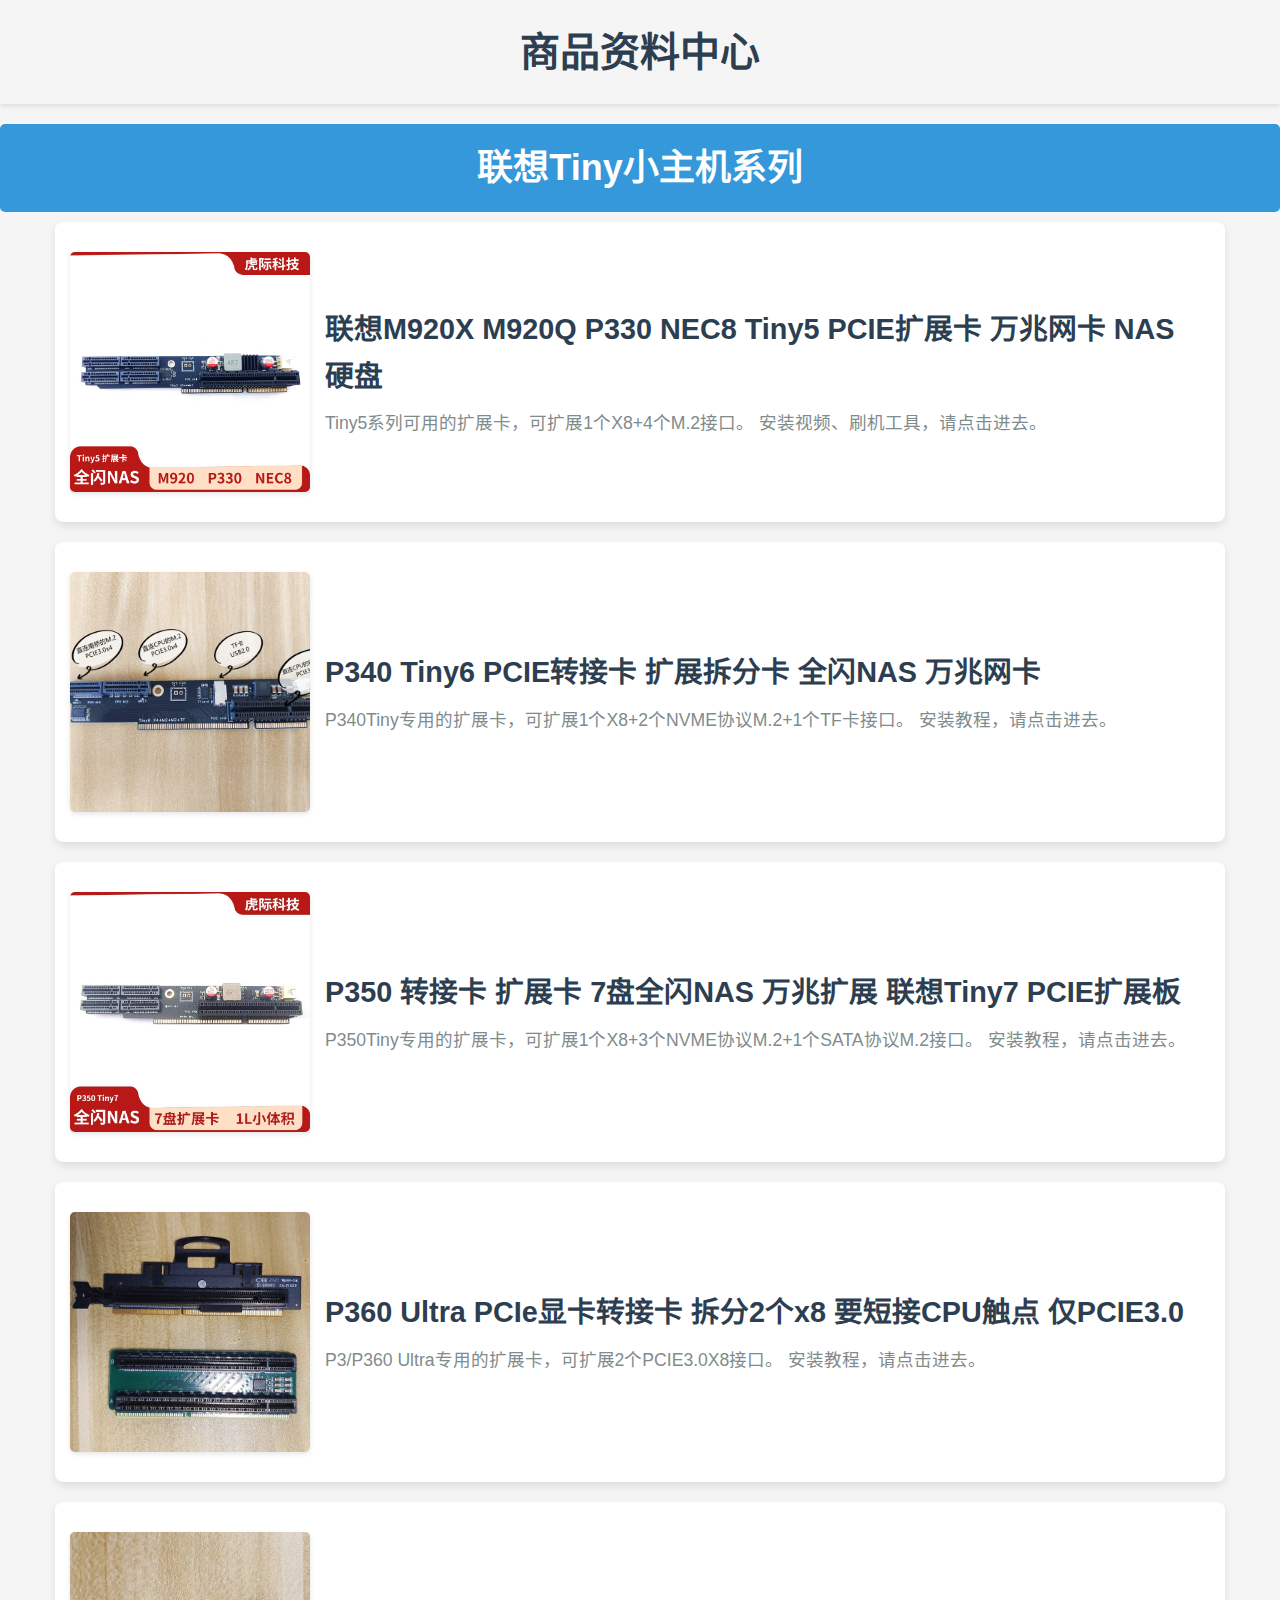
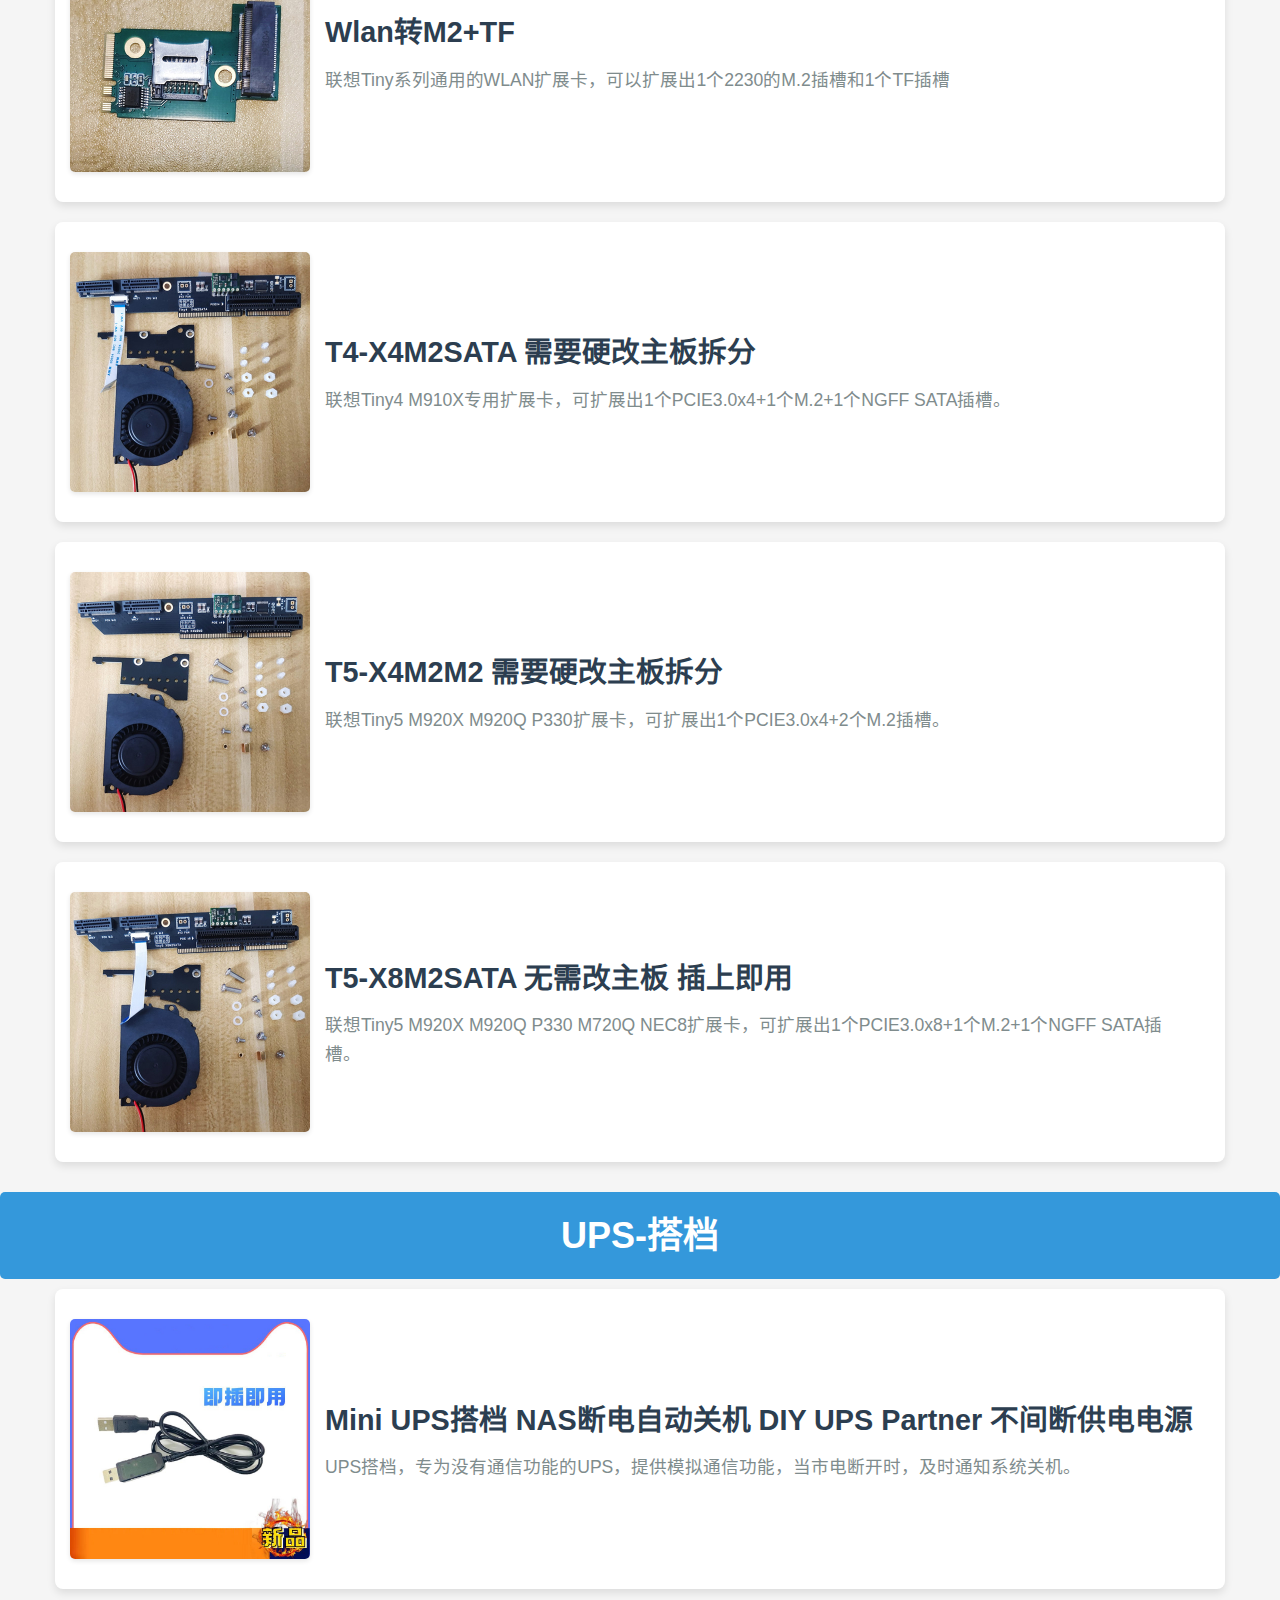
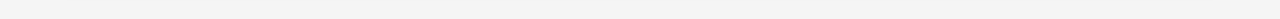
<file: index.html>
<!DOCTYPE html>
<html lang="zh-CN">
<head>
    <meta charset="UTF-8">
    <meta name="viewport" content="width=device-width, initial-scale=1.0">
    <title>商品资料中心</title>
    <style>
        * {
            margin: 0;
            padding: 0;
            box-sizing: border-box;
        }

        body {
            font-family: Arial, sans-serif;
            line-height: 1.6;
            color: #333;
            background-color: #f5f5f5;
        }

        /* 标题样式 */
        .header {
            text-align: center;
            padding: 20px;
            background-color: #f5f5f5;
            margin-bottom: 20px;
            box-shadow: 0 2px 5px rgba(0,0,0,0.1);
        }

        .header h1 {
            font-size: 2.5rem;
            color: #2c3e50;
        }

        /* 分类样式 */
        .category {
            text-align: center;
            padding: 15px;
            background-color: #3498db;
            color: white;
            font-size: 1.5rem;
            margin: 10px 0;
            border-radius: 5px;
        }

        /* 商品容器 */
        .product-container {
            max-width: 1200px;
            margin: 0 auto;
            padding: 0 15px;
        }

        /* 商品列表 */
        .product-list {
            display: flex;
            flex-direction: column;
            gap: 20px;
            margin-bottom: 30px;
        }

        /* 商品项 */
        .product-item {
            background-color: white;
            border-radius: 8px;
            overflow: hidden;
            box-shadow: 0 4px 8px rgba(0,0,0,0.1);
            transition: transform 0.3s ease, box-shadow 0.3s ease;
        }

        .product-item:hover {
            transform: translateY(-5px);
            box-shadow: 0 8px 16px rgba(0,0,0,0.2);
        }

        /* 商品内容区域 */
        .product-content {
            display: flex;
            flex-direction: column;
            padding: 15px;
        }

        /* 移动端：图片和文字垂直排列 */
        @media (min-width: 768px) {
            .product-content {
                flex-direction: row;
            }
        }

        /* 图片区域 */
        .product-image {
            width: 100%;
            display: flex;
            justify-content: center;
            align-items: center;
            padding: 15px;
        }

        /* 移动端：图片区域样式 */
        @media (min-width: 768px) {
            .product-image {
                width: 240px;
                min-width: 240px;
                padding: 15px;
            }
        }

        .product-image img {
            width: 240px;
            height: 240px;
            object-fit: cover;
            border-radius: 5px;
            box-shadow: 0 2px 5px rgba(0,0,0,0.1);
        }

        /* 文字区域 */
        .product-text {
            flex: 1;
            padding: 15px;
            display: flex;
            flex-direction: column;
            justify-content: center;
        }

        /* 商品名称 */
        .product-name {
            font-size: 1.5rem;
            font-weight: bold;
            margin-bottom: 10px;
            color: #2c3e50;
        }

        /* 移动端：商品名称字体大小 */
        @media (min-width: 768px) {
            .product-name {
                font-size: 1.8rem;
            }
        }

        /* 商品简介 */
        .product-description {
            font-size: 1rem;
            color: #7f8c8d;
            line-height: 1.6;
        }

        /* 移动端：商品简介字体大小 */
        @media (min-width: 768px) {
            .product-description {
                font-size: 1.1rem;
            }
        }

        /* 超链接样式 */
        .product-link {
            text-decoration: none;
            color: inherit;
            display: block;
        }

        /* 响应式网格布局 */
        .product-grid {
            display: grid;
            grid-template-columns: repeat(auto-fill, minmax(300px, 1fr));
            gap: 20px;
            margin-top: 20px;
        }

        /* 移动端优化 */
        @media (max-width: 480px) {
            .header h1 {
                font-size: 2rem;
            }
            
            .category {
                font-size: 1.2rem;
            }
            
            .product-name {
                font-size: 1.3rem;
            }
            
            .product-description {
                font-size: 0.9rem;
            }
        }
    </style>
</head>
<body>
    <!-- 页面标题 -->
    <div class="header">
        <h1>商品资料中心</h1>
    </div>

    <!-- 第一个分类 -->
    <div class="category">
        <h2>联想Tiny小主机系列</h2>
    </div>
    
    <div class="product-container">
        <div class="product-list">

            <div class="product-item">
                <a href="tiny/T5-X8-4xM2.html" class="product-link">
                    <div class="product-content">
                        <div class="product-image">
                            <img src="image/T5-X8-4xM2.png" alt="T5-X8-4xM2">
                        </div>
                        <div class="product-text">
                            <h3 class="product-name">联想M920X M920Q P330 NEC8 Tiny5 PCIE扩展卡 万兆网卡 NAS 硬盘</h3>
                            <p class="product-description">Tiny5系列可用的扩展卡，可扩展1个X8+4个M.2接口。 安装视频、刷机工具，请点击进去。</p>
                        </div>
                    </div>
                </a>
            </div>
            
            <div class="product-item">
                <a href="tiny/P340T-X8M2M2TF.html" class="product-link">
                    <div class="product-content">
                        <div class="product-image">
                            <img src="image/P340T-X8M2M2TF.jpg" alt="P340T-X8M2M2TF">
                        </div>
                        <div class="product-text">
                            <h3 class="product-name">P340 Tiny6 PCIE转接卡 扩展拆分卡 全闪NAS 万兆网卡</h3>
                            <p class="product-description">P340Tiny专用的扩展卡，可扩展1个X8+2个NVME协议M.2+1个TF卡接口。 安装教程，请点击进去。</p>
                        </div>
                    </div>
                </a>
            </div>
            
            <div class="product-item">
                <a href="tiny/P350T-X8-4xM2.html" class="product-link">
                    <div class="product-content">
                        <div class="product-image">
                            <img src="image/P350T-X8-4xM2.jpg" alt="P350T-X8-4xM2">
                        </div>
                        <div class="product-text">
                            <h3 class="product-name">P350 转接卡 扩展卡 7盘全闪NAS 万兆扩展 联想Tiny7 PCIE扩展板</h3>
                            <p class="product-description">P350Tiny专用的扩展卡，可扩展1个X8+3个NVME协议M.2+1个SATA协议M.2接口。 安装教程，请点击进去。</p>
                        </div>
                    </div>
                </a>
            </div>
            
            <div class="product-item">
                <a href="tiny/P360U-X8X8.html" class="product-link">
                    <div class="product-content">
                        <div class="product-image">
                            <img src="image/P360U-X8X8.jpg" alt="P360U-X8X8">
                        </div>
                        <div class="product-text">
                            <h3 class="product-name">P360 Ultra PCIe显卡转接卡 拆分2个x8 要短接CPU触点 仅PCIE3.0</h3>
                            <p class="product-description">P3/P360 Ultra专用的扩展卡，可扩展2个PCIE3.0X8接口。 安装教程，请点击进去。</p>
                        </div>
                    </div>
                </a>
            </div>
            
            
			<div class="product-item">
                <a href="tiny/Wlan2M2.html" class="product-link">
                    <div class="product-content">
                        <div class="product-image">
                            <img src="image/Wlan2M2.jpg" alt="Wlan转M2+TF">
                        </div>
                        <div class="product-text">
                            <h3 class="product-name">Wlan转M2+TF</h3>
                            <p class="product-description">联想Tiny系列通用的WLAN扩展卡，可以扩展出1个2230的M.2插槽和1个TF插槽</p>
                        </div>
                    </div>
                </a>
            </div>
			
			<div class="product-item">
                <a href="tiny/T4-X4M2SATA.html" class="product-link">
                    <div class="product-content">
                        <div class="product-image">
                            <img src="image/T4-X4M2SATA.jpg" alt="T4-X4M2SATA">
                        </div>
                        <div class="product-text">
                            <h3 class="product-name">T4-X4M2SATA 需要硬改主板拆分</h3>
                            <p class="product-description">联想Tiny4 M910X专用扩展卡，可扩展出1个PCIE3.0x4+1个M.2+1个NGFF SATA插槽。</p>
                        </div>
                    </div>
                </a>
            </div>
			
			<div class="product-item">
                <a href="tiny/T5-X4M2M2.html" class="product-link">
                    <div class="product-content">
                        <div class="product-image">
                            <img src="image/T5-X4M2M2.jpg" alt="T5-X4M2M2">
                        </div>
                        <div class="product-text">
                            <h3 class="product-name">T5-X4M2M2 需要硬改主板拆分</h3>
                            <p class="product-description">联想Tiny5 M920X M920Q P330扩展卡，可扩展出1个PCIE3.0x4+2个M.2插槽。</p>
                        </div>
                    </div>
                </a>
            </div>
			
			<div class="product-item">
                <a href="tiny/T5-X8M2SATA.html" class="product-link">
                    <div class="product-content">
                        <div class="product-image">
                            <img src="image/T5-X8M2SATA.jpg" alt="T5-X8M2SATA">
                        </div>
                        <div class="product-text">
                            <h3 class="product-name">T5-X8M2SATA 无需改主板 插上即用</h3>
                            <p class="product-description">联想Tiny5 M920X M920Q P330 M720Q NEC8扩展卡，可扩展出1个PCIE3.0x8+1个M.2+1个NGFF SATA插槽。</p>
                        </div>
                    </div>
                </a>
            </div>
            
        </div>
    </div>

    <!-- 第二个分类 -->
    <div class="category">
        <h2>UPS-搭档</h2>
    </div>
    
    <div class="product-container">
        <div class="product-list">
        
            <div class="product-item">
                <a href="ups-partner/ups-partner.html" class="product-link">
                    <div class="product-content">
                        <div class="product-image">
                            <img src="image/ups-partner.jpg" alt="ups-partner">
                        </div>
                        <div class="product-text">
                            <h3 class="product-name">Mini UPS搭档 NAS断电自动关机 DIY UPS Partner 不间断供电电源</h3>
                            <p class="product-description">UPS搭档，专为没有通信功能的UPS，提供模拟通信功能，当市电断开时，及时通知系统关机。</p>
                        </div>
                    </div>
                </a>
            </div>
            
            
        </div>
    </div>




    
    
</body>
</html>
</file>
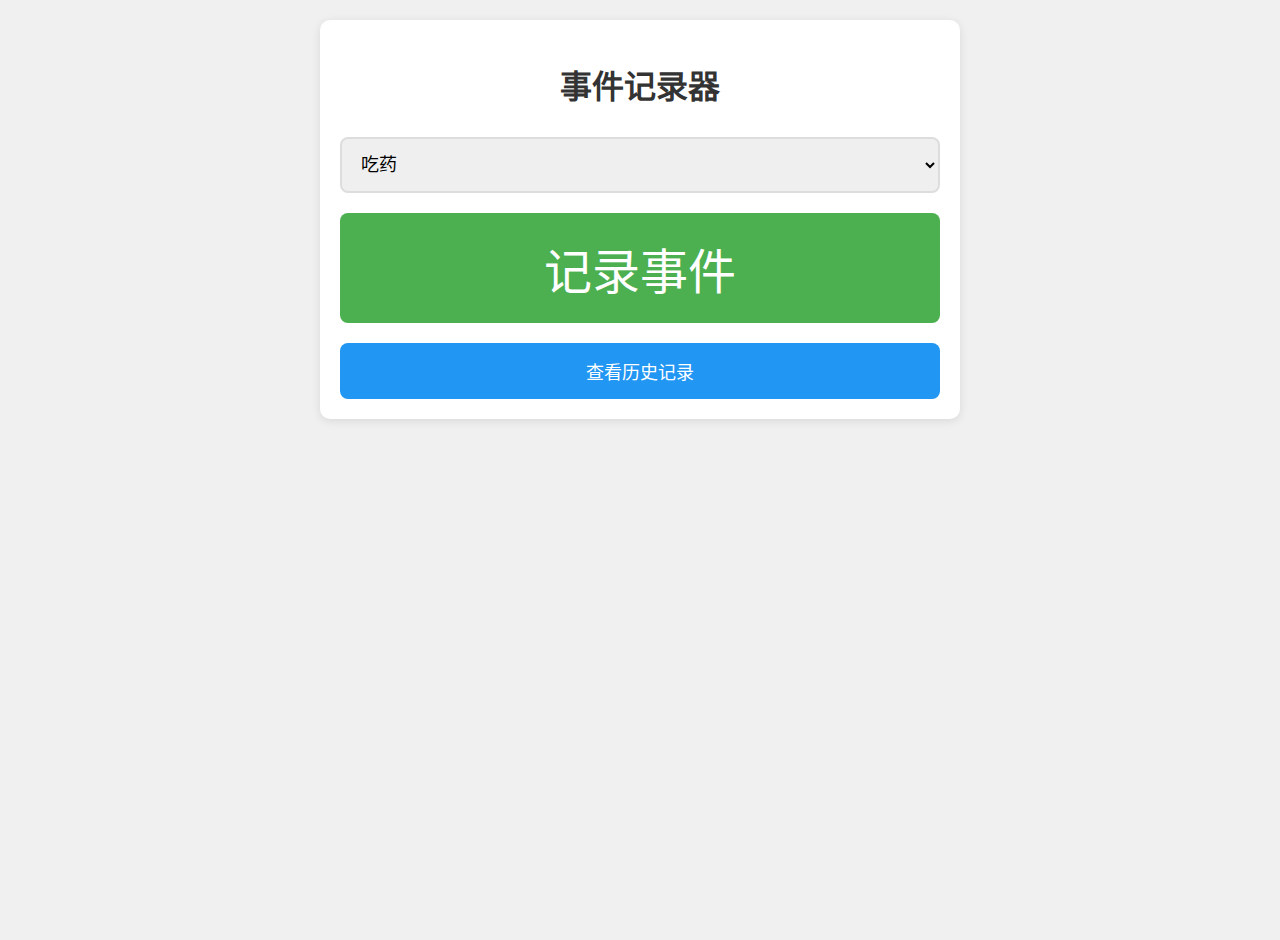
<file: m/event_logger.html>
<!DOCTYPE html>
<html lang="zh-CN">
<head>
    <meta charset="UTF-8">
    <meta name="viewport" content="width=device-width, initial-scale=1.0">
    <title>事件记录器</title>
    <style>
        body {
            font-family: Arial, sans-serif;
            margin: 0;
            padding: 20px;
            background-color: #f0f0f0;
            min-height: 100vh;
        }
        
        .container {
            max-width: 600px;
            margin: 0 auto;
            background-color: white;
            border-radius: 10px;
            padding: 20px;
            box-shadow: 0 2px 10px rgba(0,0,0,0.1);
        }
        
        h1 {
            text-align: center;
            color: #333;
            margin-bottom: 30px;
        }
        
        .event-selector {
            width: 100%;
            padding: 15px;
            font-size: 18px;
            border: 2px solid #ddd;
            border-radius: 8px;
            margin-bottom: 20px;
            box-sizing: border-box;
        }
        
        .record-btn {
            width: 100%;
            padding: 20px;
            font-size: 48px;
            background-color: #4CAF50;
            color: white;
            border: none;
            border-radius: 8px;
            cursor: pointer;
            margin-bottom: 20px;
        }
        
        .record-btn:hover {
            background-color: #45a049;
        }
        
        .view-btn {
            width: 100%;
            padding: 15px;
            font-size: 18px;
            background-color: #2196F3;
            color: white;
            border: none;
            border-radius: 8px;
            cursor: pointer;
        }
        
        .view-btn:hover {
            background-color: #1976D2;
        }
        
        .history-container {
            margin-top: 30px;
            display: none;
        }
        
        .history-title {
            text-align: center;
            color: #333;
            margin-bottom: 15px;
        }
        
        .history-list {
            max-height: 400px;
            overflow-y: auto;
        }
        
        .history-item {
            padding: 10px;
            border-bottom: 1px solid #eee;
            display: flex;
            justify-content: space-between;
        }
        
        .history-item:last-child {
            border-bottom: none;
        }
        
        .event-name {
            font-weight: bold;
            color: #333;
        }
        
        .event-time {
            color: #666;
            font-size: 14px;
        }
        
        .clear-btn {
            width: 100%;
            padding: 10px;
            font-size: 16px;
            background-color: #f44336;
            color: white;
            border: none;
            border-radius: 8px;
            cursor: pointer;
            margin-top: 15px;
        }
        
        .clear-btn:hover {
            background-color: #d32f2f;
        }
    </style>
</head>
<body>
    <div class="container">
        <h1>事件记录器</h1>
        
        <select id="eventSelector" class="event-selector">
            <option value="吃药">吃药</option>
            <option value="休息">休息</option>
            <option value="运动">运动</option>
            <option value="学习">学习</option>
            <option value="娱乐">娱乐</option>
        </select>
        
        <button id="recordBtn" class="record-btn">记录事件</button>
        
        <button id="viewBtn" class="view-btn">查看历史记录</button>
        
        <div id="historyContainer" class="history-container">
            <h2 class="history-title">历史记录</h2>
            <div id="historyList" class="history-list"></div>
            <button id="clearBtn" class="clear-btn">清空所有记录</button>
        </div>
    </div>

    <script>
        // 页面加载完成后初始化
        document.addEventListener('DOMContentLoaded', function() {
            const recordBtn = document.getElementById('recordBtn');
            const viewBtn = document.getElementById('viewBtn');
            const eventSelector = document.getElementById('eventSelector');
            const historyContainer = document.getElementById('historyContainer');
            const historyList = document.getElementById('historyList');
            const clearBtn = document.getElementById('clearBtn');
            
            // 记录事件功能
            recordBtn.addEventListener('click', function() {
                const selectedEvent = eventSelector.value;
                const currentTime = new Date().toLocaleString('zh-CN');
                
                // 获取现有记录
                let records = JSON.parse(localStorage.getItem('eventRecords')) || [];
                
                // 添加新记录
                records.push({
                    event: selectedEvent,
                    time: currentTime
                });
                
                // 保存到localStorage
                localStorage.setItem('eventRecords', JSON.stringify(records));
                
                alert(`已记录：${selectedEvent} - ${currentTime}`);
            });
            
            // 查看历史记录功能
            viewBtn.addEventListener('click', function() {
                historyContainer.style.display = 'block';
                loadHistory();
            });
            
            // 清空记录功能
            clearBtn.addEventListener('click', function() {
                if(confirm('确定要清空所有记录吗？')) {
                    localStorage.removeItem('eventRecords');
                    historyList.innerHTML = '';
                    historyContainer.style.display = 'none';
                }
            });
            
            // 加载历史记录
            function loadHistory() {
                const records = JSON.parse(localStorage.getItem('eventRecords')) || [];
                historyList.innerHTML = '';
                
                if(records.length === 0) {
                    historyList.innerHTML = '<p style="text-align: center; color: #666;">暂无记录</p>';
                    return;
                }
                
                // 反向显示，最新的在前面
                records.reverse().forEach(record => {
                    const item = document.createElement('div');
                    item.className = 'history-item';
                    item.innerHTML = `
                        <span class="event-name">${record.event}</span>
                        <span class="event-time">${record.time}</span>
                    `;
                    historyList.appendChild(item);
                });
            }
        });
    </script>
</body>
</html>
</file>
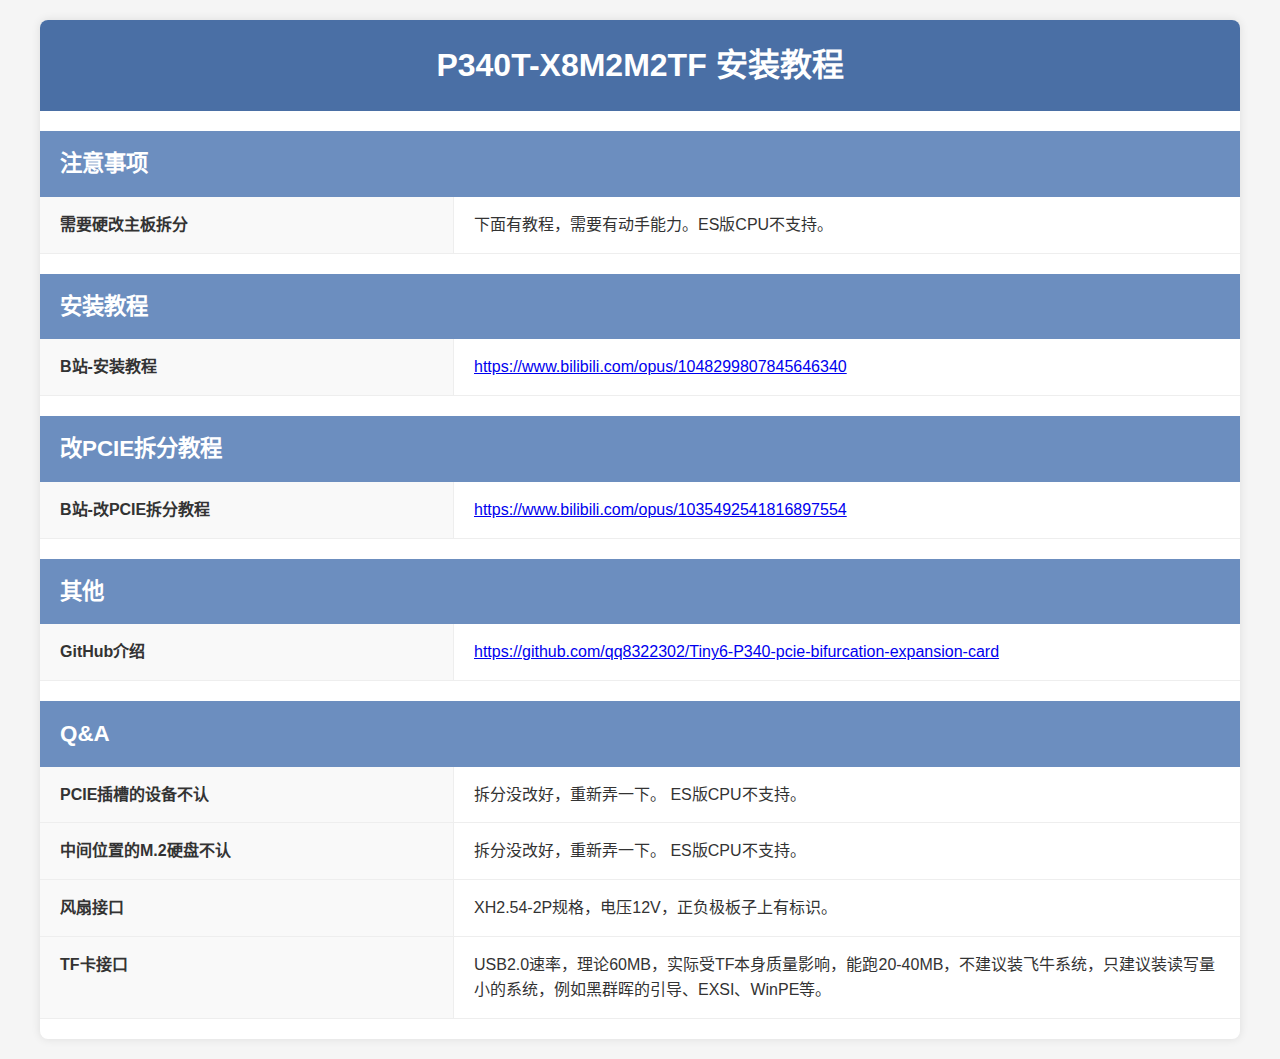
<file: tiny/P340T-X8M2M2TF.html>
<!DOCTYPE html>
<html lang="zh-CN">
<head>
    <meta charset="UTF-8">
    <meta name="viewport" content="width=device-width, initial-scale=1.0">
    <title>P340T-X8M2M2TF</title>
    <link rel="stylesheet" href="../styles.css" />
</head>
<body>
    <div class="container">
        <div class="header">
            <h1>P340T-X8M2M2TF 安装教程</h1>
        </div>

		<div class="category">
            <div class="category-title">注意事项</div>
            
            <div class="content-row">
                <div class="name-column">需要硬改主板拆分</div>
                <div class="description-column">下面有教程，需要有动手能力。ES版CPU不支持。</div>
            </div>
            
        </div>

        <div class="category">
            <div class="category-title">安装教程</div>
            
            <div class="content-row">
                <div class="name-column">B站-安装教程</div>
                <div class="description-column"><a target="_blank" href="https://www.bilibili.com/opus/1048299807845646340">https://www.bilibili.com/opus/1048299807845646340</a></div>
            </div>
            
            
        </div>
        
        <div class="category">
            <div class="category-title">改PCIE拆分教程</div>
            
            <div class="content-row">
                <div class="name-column">B站-改PCIE拆分教程</div>
                <div class="description-column"><a target="_blank" href="https://www.bilibili.com/opus/1035492541816897554">https://www.bilibili.com/opus/1035492541816897554</a></div>
            </div>
            
            
        </div>

        <div class="category">
            <div class="category-title">其他</div>
            
            <div class="content-row">
                <div class="name-column">GitHub介绍</div>
                <div class="description-column"><a target="_blank" href="https://github.com/qq8322302/Tiny6-P340-pcie-bifurcation-expansion-card">https://github.com/qq8322302/Tiny6-P340-pcie-bifurcation-expansion-card</a></div>
            </div>
            
        </div>
		
		
		<div class="category">
            <div class="category-title">Q&A</div>
            
			<div class="content-row">
                <div class="name-column">PCIE插槽的设备不认</div>
                <div class="description-column">拆分没改好，重新弄一下。 ES版CPU不支持。</div>
            </div>
			
			<div class="content-row">
                <div class="name-column">中间位置的M.2硬盘不认</div>
                <div class="description-column">拆分没改好，重新弄一下。 ES版CPU不支持。</div>
            </div>
			
			<div class="content-row">
                <div class="name-column">风扇接口</div>
                <div class="description-column">XH2.54-2P规格，电压12V，正负极板子上有标识。</div>
            </div>
			
			<div class="content-row">
                <div class="name-column">TF卡接口</div>
                <div class="description-column">USB2.0速率，理论60MB，实际受TF本身质量影响，能跑20-40MB，不建议装飞牛系统，只建议装读写量小的系统，例如黑群晖的引导、EXSI、WinPE等。</div>
            </div>
            
        </div>
		
		
        
    </div>
</body>
</html>
</file>
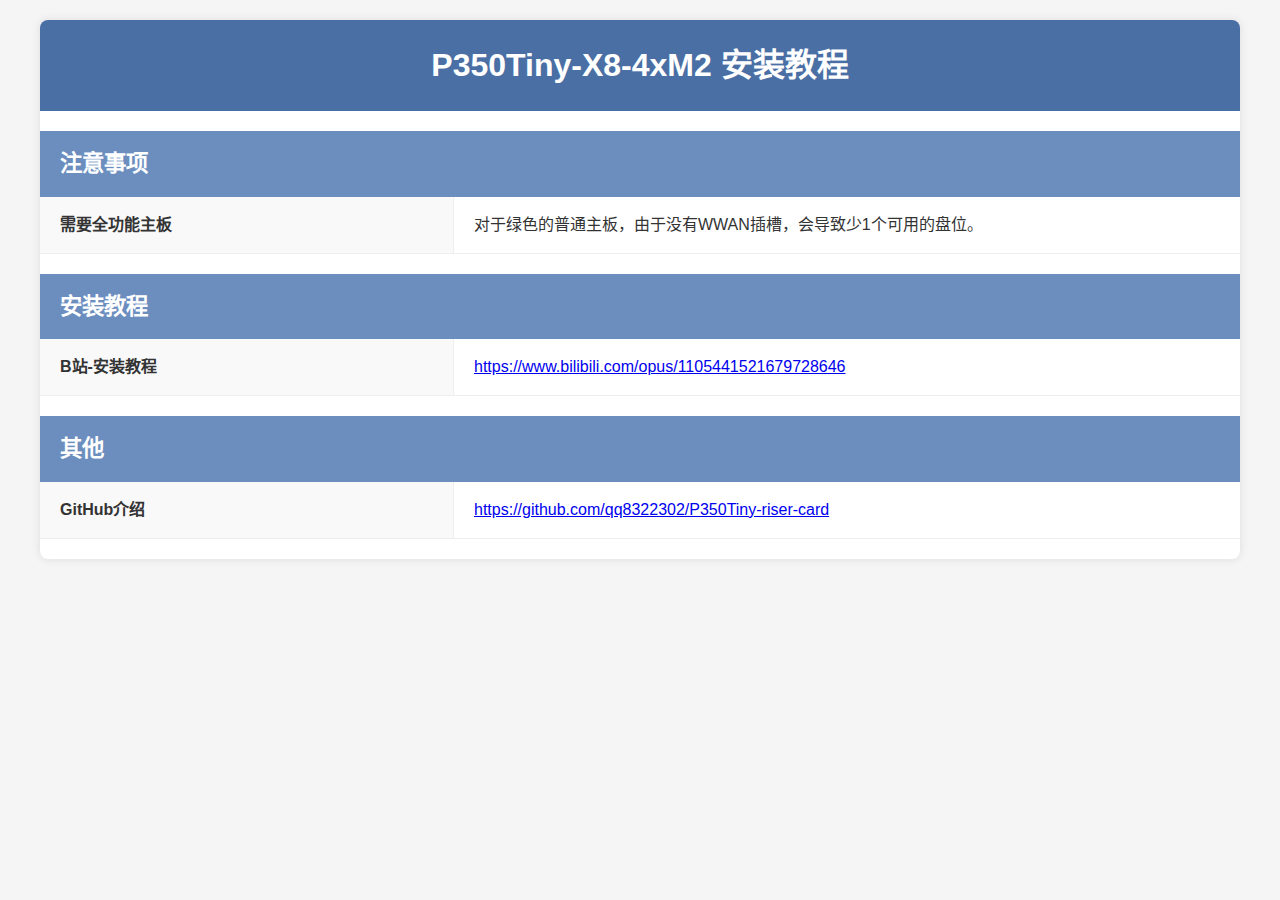
<file: tiny/P350T-X8-4xM2.html>
<!DOCTYPE html>
<html lang="zh-CN">
<head>
    <meta charset="UTF-8">
    <meta name="viewport" content="width=device-width, initial-scale=1.0">
    <title>P350T-X8-4xM2</title>
    <link rel="stylesheet" href="../styles.css" />
</head>
<body>
    <div class="container">
        <div class="header">
            <h1>P350Tiny-X8-4xM2 安装教程</h1>
        </div>

		<div class="category">
            <div class="category-title">注意事项</div>
            
            <div class="content-row">
                <div class="name-column">需要全功能主板</div>
                <div class="description-column">对于绿色的普通主板，由于没有WWAN插槽，会导致少1个可用的盘位。</div>
            </div>
            
        </div>
		
        <div class="category">
            <div class="category-title">安装教程</div>
            
            <div class="content-row">
                <div class="name-column">B站-安装教程</div>
                <div class="description-column"><a target="_blank" href="https://www.bilibili.com/opus/1105441521679728646">https://www.bilibili.com/opus/1105441521679728646</a></div>
            </div>
            
            
        </div>

        <div class="category">
            <div class="category-title">其他</div>
            
            <div class="content-row">
                <div class="name-column">GitHub介绍</div>
                <div class="description-column"><a target="_blank" href="https://github.com/qq8322302/P350Tiny-riser-card">https://github.com/qq8322302/P350Tiny-riser-card</a></div>
            </div>
            
        </div>
        
    </div>
</body>
</html>
</file>
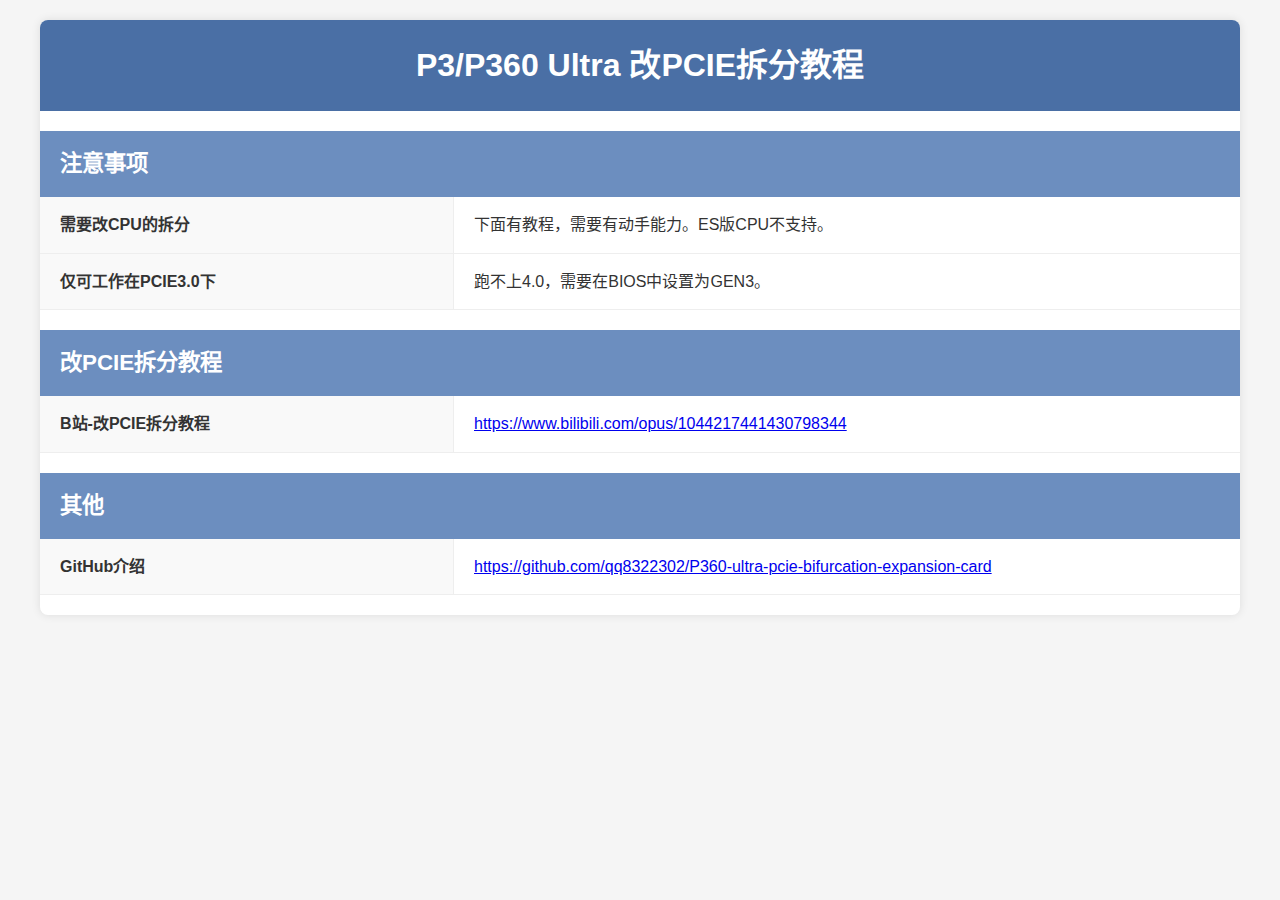
<file: tiny/P360U-X8X8.html>
<!DOCTYPE html>
<html lang="zh-CN">
<head>
    <meta charset="UTF-8">
    <meta name="viewport" content="width=device-width, initial-scale=1.0">
    <title>P360U-X8X8</title>
    <link rel="stylesheet" href="../styles.css" />
</head>
<body>
    <div class="container">
        <div class="header">
            <h1>P3/P360 Ultra 改PCIE拆分教程</h1>
        </div>

		<div class="category">
            <div class="category-title">注意事项</div>
            
            <div class="content-row">
                <div class="name-column">需要改CPU的拆分</div>
                <div class="description-column">下面有教程，需要有动手能力。ES版CPU不支持。</div>
            </div>
            
			<div class="content-row">
                <div class="name-column">仅可工作在PCIE3.0下</div>
                <div class="description-column">跑不上4.0，需要在BIOS中设置为GEN3。</div>
            </div>
			
        </div>
		
        <div class="category">
            <div class="category-title">改PCIE拆分教程</div>
            <div class="content-row">
                <div class="name-column">B站-改PCIE拆分教程</div>
                <div class="description-column"><a target="_blank" href="https://www.bilibili.com/opus/1044217441430798344">https://www.bilibili.com/opus/1044217441430798344</a></div>
            </div>
            
        </div>

        <div class="category">
            <div class="category-title">其他</div>
            
            <div class="content-row">
                <div class="name-column">GitHub介绍</div>
                <div class="description-column"><a target="_blank" href="https://github.com/qq8322302/P360-ultra-pcie-bifurcation-expansion-card">https://github.com/qq8322302/P360-ultra-pcie-bifurcation-expansion-card</a></div>
            </div>
            
        </div>
        
    </div>
</body>
</html>
</file>
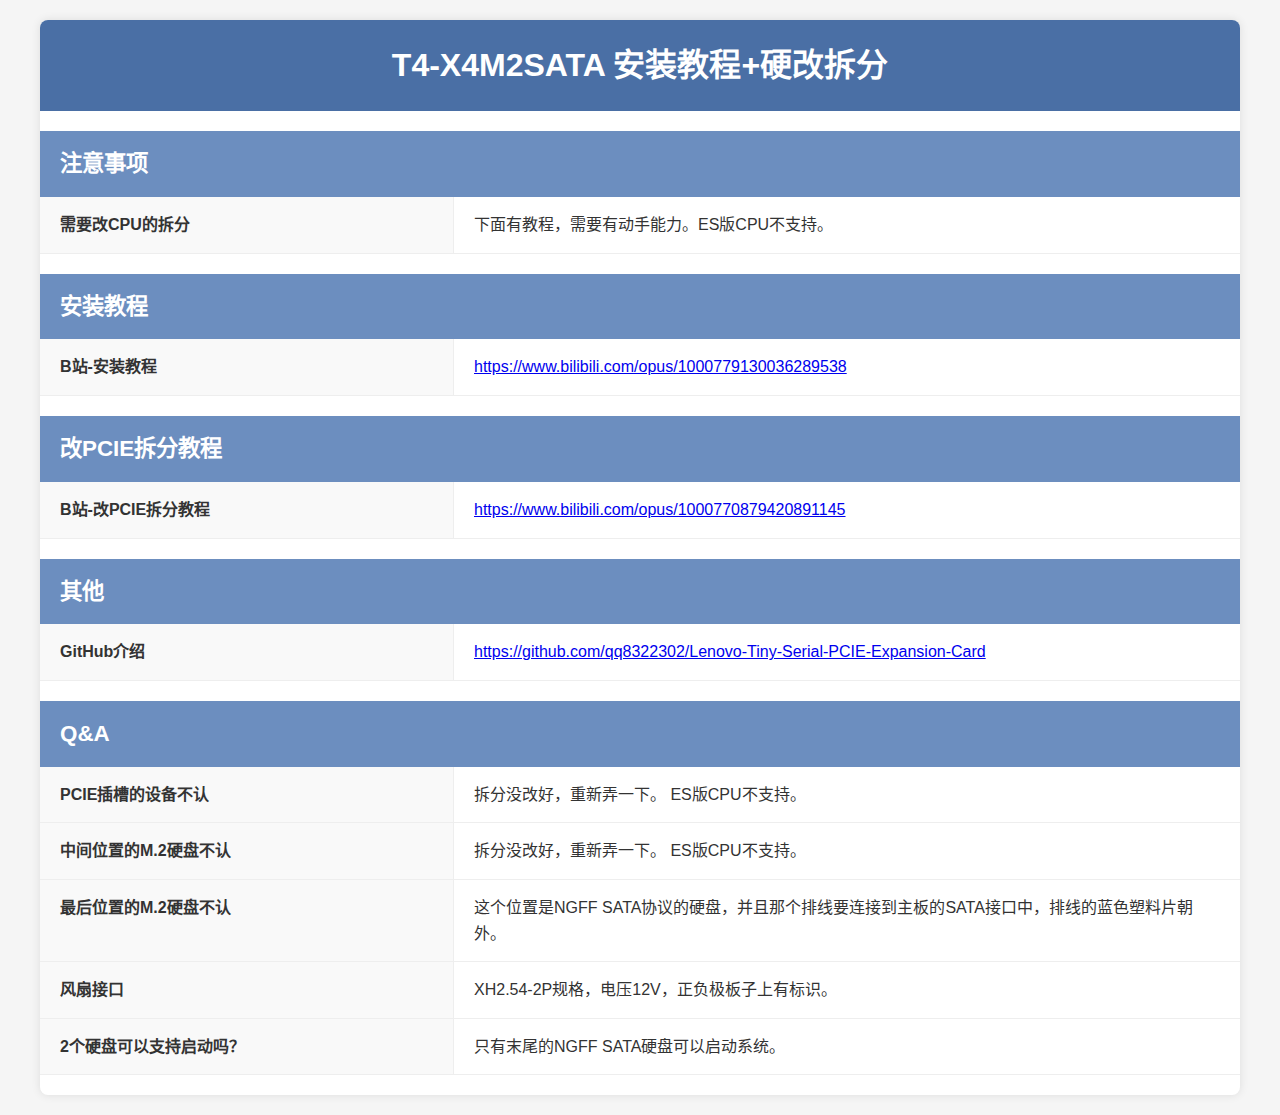
<file: tiny/T4-X4M2SATA.html>
<!DOCTYPE html>
<html lang="zh-CN">
<head>
    <meta charset="UTF-8">
    <meta name="viewport" content="width=device-width, initial-scale=1.0">
    <title>T4-X4M2SATA</title>
	<link rel="stylesheet" href="../styles.css" />
</head>
<body>
    <div class="container">
        <div class="header">
            <h1>T4-X4M2SATA 安装教程+硬改拆分</h1>
        </div>

        <div class="category">
            <div class="category-title">注意事项</div>
            
            <div class="content-row">
                <div class="name-column">需要改CPU的拆分</div>
                <div class="description-column">下面有教程，需要有动手能力。ES版CPU不支持。</div>
            </div>
            
        </div>
        
        <div class="category">
            <div class="category-title">安装教程</div>
            
            <div class="content-row">
                <div class="name-column">B站-安装教程</div>
                <div class="description-column"><a target="_blank" href="https://www.bilibili.com/opus/1000779130036289538">https://www.bilibili.com/opus/1000779130036289538</a></div>
            </div>
            
        </div>

		<div class="category">
            <div class="category-title">改PCIE拆分教程</div>
            <div class="content-row">
                <div class="name-column">B站-改PCIE拆分教程</div>
                <div class="description-column"><a target="_blank" href="https://www.bilibili.com/opus/1000770879420891145">https://www.bilibili.com/opus/1000770879420891145</a></div>
            </div>
            
        </div>

        <div class="category">
            <div class="category-title">其他</div>
            
            <div class="content-row">
                <div class="name-column">GitHub介绍</div>
                <div class="description-column"><a target="_blank" href="https://github.com/qq8322302/Lenovo-Tiny-Serial-PCIE-Expansion-Card">https://github.com/qq8322302/Lenovo-Tiny-Serial-PCIE-Expansion-Card</a></div>
            </div>
            
        </div>
		
		<div class="category">
            <div class="category-title">Q&A</div>
            
			<div class="content-row">
                <div class="name-column">PCIE插槽的设备不认</div>
                <div class="description-column">拆分没改好，重新弄一下。 ES版CPU不支持。</div>
            </div>
			
			<div class="content-row">
                <div class="name-column">中间位置的M.2硬盘不认</div>
                <div class="description-column">拆分没改好，重新弄一下。 ES版CPU不支持。</div>
            </div>
			
			<div class="content-row">
                <div class="name-column">最后位置的M.2硬盘不认</div>
                <div class="description-column">这个位置是NGFF SATA协议的硬盘，并且那个排线要连接到主板的SATA接口中，排线的蓝色塑料片朝外。</div>
            </div>
			
			<div class="content-row">
                <div class="name-column">风扇接口</div>
                <div class="description-column">XH2.54-2P规格，电压12V，正负极板子上有标识。</div>
            </div>
			
			<div class="content-row">
                <div class="name-column">2个硬盘可以支持启动吗？</div>
                <div class="description-column">只有末尾的NGFF SATA硬盘可以启动系统。</div>
            </div>
            
        </div>
        
    </div>
</body>
</html>
</file>
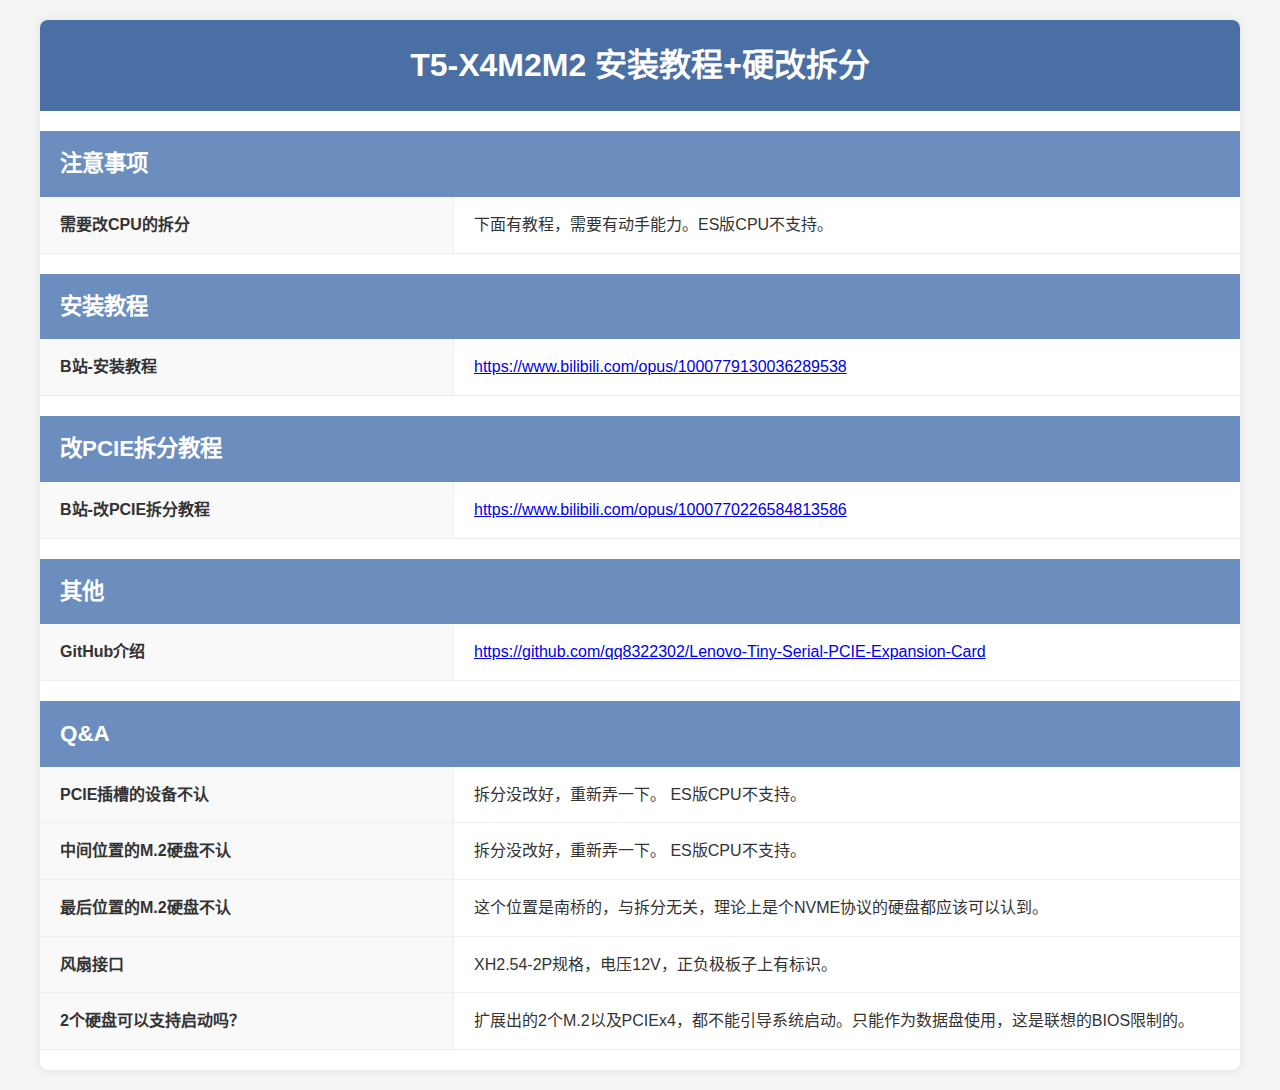
<file: tiny/T5-X4M2M2.html>
<!DOCTYPE html>
<html lang="zh-CN">
<head>
    <meta charset="UTF-8">
    <meta name="viewport" content="width=device-width, initial-scale=1.0">
    <title>T5-X4M2M2</title>
	<link rel="stylesheet" href="../styles.css" />
</head>
<body>
    <div class="container">
        <div class="header">
            <h1>T5-X4M2M2 安装教程+硬改拆分</h1>
        </div>

        <div class="category">
            <div class="category-title">注意事项</div>
            
            <div class="content-row">
                <div class="name-column">需要改CPU的拆分</div>
                <div class="description-column">下面有教程，需要有动手能力。ES版CPU不支持。</div>
            </div>
            
        </div>
        
        <div class="category">
            <div class="category-title">安装教程</div>
            
            <div class="content-row">
                <div class="name-column">B站-安装教程</div>
                <div class="description-column"><a target="_blank" href="https://www.bilibili.com/opus/1000779130036289538">https://www.bilibili.com/opus/1000779130036289538</a></div>
            </div>
            
        </div>

		<div class="category">
            <div class="category-title">改PCIE拆分教程</div>
            <div class="content-row">
                <div class="name-column">B站-改PCIE拆分教程</div>
                <div class="description-column"><a target="_blank" href="https://www.bilibili.com/opus/1000770226584813586">https://www.bilibili.com/opus/1000770226584813586</a></div>
            </div>
            
        </div>

        <div class="category">
            <div class="category-title">其他</div>
            
            <div class="content-row">
                <div class="name-column">GitHub介绍</div>
                <div class="description-column"><a target="_blank" href="https://github.com/qq8322302/Lenovo-Tiny-Serial-PCIE-Expansion-Card">https://github.com/qq8322302/Lenovo-Tiny-Serial-PCIE-Expansion-Card</a></div>
            </div>
            
        </div>
		
		<div class="category">
            <div class="category-title">Q&A</div>
            
			<div class="content-row">
                <div class="name-column">PCIE插槽的设备不认</div>
                <div class="description-column">拆分没改好，重新弄一下。 ES版CPU不支持。</div>
            </div>
			
			<div class="content-row">
                <div class="name-column">中间位置的M.2硬盘不认</div>
                <div class="description-column">拆分没改好，重新弄一下。 ES版CPU不支持。</div>
            </div>
			
			<div class="content-row">
                <div class="name-column">最后位置的M.2硬盘不认</div>
                <div class="description-column">这个位置是南桥的，与拆分无关，理论上是个NVME协议的硬盘都应该可以认到。</div>
            </div>
			
			<div class="content-row">
                <div class="name-column">风扇接口</div>
                <div class="description-column">XH2.54-2P规格，电压12V，正负极板子上有标识。</div>
            </div>
			
			<div class="content-row">
                <div class="name-column">2个硬盘可以支持启动吗？</div>
                <div class="description-column">扩展出的2个M.2以及PCIEx4，都不能引导系统启动。只能作为数据盘使用，这是联想的BIOS限制的。</div>
            </div>
            
        </div>
        
    </div>
</body>
</html>
</file>
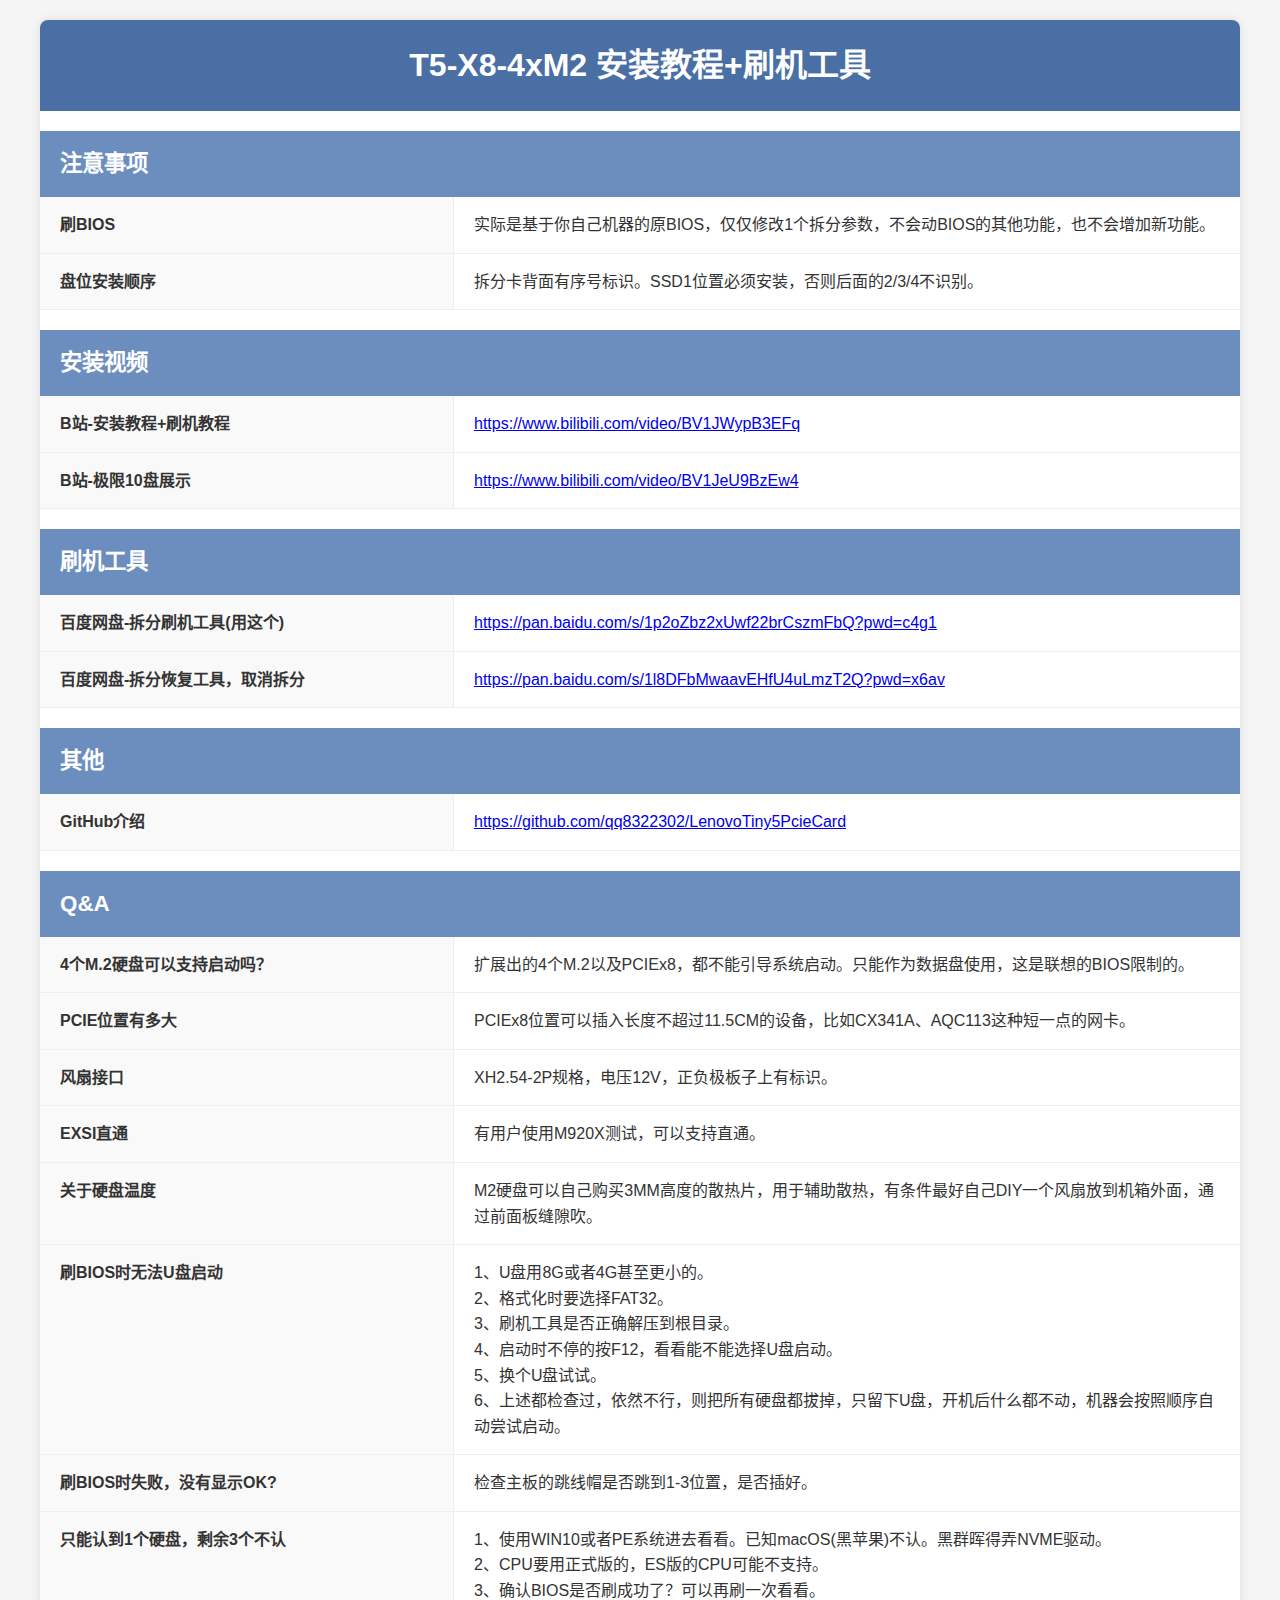
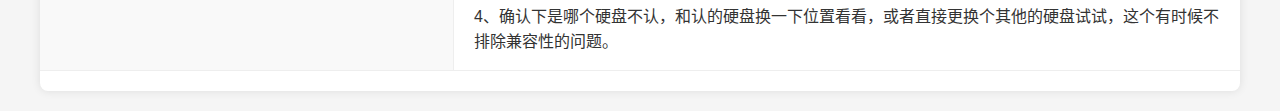
<file: tiny/T5-X8-4xM2.html>
<!DOCTYPE html>
<html lang="zh-CN">
<head>
    <meta charset="UTF-8">
    <meta name="viewport" content="width=device-width, initial-scale=1.0">
    <title>T5-X8-4xM2</title>
	<link rel="stylesheet" href="../styles.css" />
</head>
<body>
    <div class="container">
        <div class="header">
            <h1>T5-X8-4xM2 安装教程+刷机工具</h1>
        </div>

        <div class="category">
            <div class="category-title">注意事项</div>
            
            <div class="content-row">
                <div class="name-column">刷BIOS</div>
                <div class="description-column">实际是基于你自己机器的原BIOS，仅仅修改1个拆分参数，不会动BIOS的其他功能，也不会增加新功能。</div>
            </div>
            
            <div class="content-row">
                <div class="name-column">盘位安装顺序</div>
                <div class="description-column">拆分卡背面有序号标识。SSD1位置必须安装，否则后面的2/3/4不识别。</div>
            </div>
            
        </div>
        
        <div class="category">
            <div class="category-title">安装视频</div>
            
            <div class="content-row">
                <div class="name-column">B站-安装教程+刷机教程</div>
                <div class="description-column"><a target="_blank" href="https://www.bilibili.com/video/BV1JWypB3EFq">https://www.bilibili.com/video/BV1JWypB3EFq</a></div>
            </div>
            
            <div class="content-row">
                <div class="name-column">B站-极限10盘展示</div>
                <div class="description-column"><a target="_blank" href="https://www.bilibili.com/video/BV1JeU9BzEw4">https://www.bilibili.com/video/BV1JeU9BzEw4</a></div>
            </div>
            
        </div>

        <div class="category">
            <div class="category-title">刷机工具</div>
            
            <div class="content-row">
                <div class="name-column">百度网盘-拆分刷机工具(用这个)</div>
                <div class="description-column"><a target="_blank" href="https://pan.baidu.com/s/1p2oZbz2xUwf22brCszmFbQ?pwd=c4g1">https://pan.baidu.com/s/1p2oZbz2xUwf22brCszmFbQ?pwd=c4g1</a></div>
            </div>
            
            <div class="content-row">
                <div class="name-column">百度网盘-拆分恢复工具，取消拆分</div>
                <div class="description-column"><a target="_blank" href="https://pan.baidu.com/s/1l8DFbMwaavEHfU4uLmzT2Q?pwd=x6av">https://pan.baidu.com/s/1l8DFbMwaavEHfU4uLmzT2Q?pwd=x6av</a></div>
            </div>
            
        </div>

        <div class="category">
            <div class="category-title">其他</div>
            
            <div class="content-row">
                <div class="name-column">GitHub介绍</div>
                <div class="description-column"><a target="_blank" href="https://github.com/qq8322302/LenovoTiny5PcieCard">https://github.com/qq8322302/LenovoTiny5PcieCard</a></div>
            </div>
            
        </div>
		
		
		<div class="category">
            <div class="category-title">Q&A</div>
            
			<div class="content-row">
                <div class="name-column">4个M.2硬盘可以支持启动吗？</div>
                <div class="description-column">扩展出的4个M.2以及PCIEx8，都不能引导系统启动。只能作为数据盘使用，这是联想的BIOS限制的。</div>
            </div>
			
			<div class="content-row">
                <div class="name-column">PCIE位置有多大</div>
                <div class="description-column">PCIEx8位置可以插入长度不超过11.5CM的设备，比如CX341A、AQC113这种短一点的网卡。</div>
            </div>
			
			<div class="content-row">
                <div class="name-column">风扇接口</div>
                <div class="description-column">XH2.54-2P规格，电压12V，正负极板子上有标识。</div>
            </div>
			
            <div class="content-row">
                <div class="name-column">EXSI直通</div>
                <div class="description-column">有用户使用M920X测试，可以支持直通。</div>
            </div>
            
            <div class="content-row">
                <div class="name-column">关于硬盘温度</div>
                <div class="description-column">M2硬盘可以自己购买3MM高度的散热片，用于辅助散热，有条件最好自己DIY一个风扇放到机箱外面，通过前面板缝隙吹。</div>
            </div>
			
			<div class="content-row">
                <div class="name-column">刷BIOS时无法U盘启动</div>
                <div class="description-column">
					<p>1、U盘用8G或者4G甚至更小的。</p>
					<p>2、格式化时要选择FAT32。</p>
					<p>3、刷机工具是否正确解压到根目录。</p>
					<p>4、启动时不停的按F12，看看能不能选择U盘启动。</p>
					<p>5、换个U盘试试。</p>
					<p>6、上述都检查过，依然不行，则把所有硬盘都拔掉，只留下U盘，开机后什么都不动，机器会按照顺序自动尝试启动。</p>
				
				</div>
            </div>
			
			<div class="content-row">
                <div class="name-column">刷BIOS时失败，没有显示OK?</div>
                <div class="description-column">检查主板的跳线帽是否跳到1-3位置，是否插好。</div>
            </div>
			
			<div class="content-row">
                <div class="name-column">只能认到1个硬盘，剩余3个不认</div>
                <div class="description-column">
					<p>1、使用WIN10或者PE系统进去看看。已知macOS(黑苹果)不认。黑群晖得弄NVME驱动。</p>
					<p>2、CPU要用正式版的，ES版的CPU可能不支持。</p>
					<p>3、确认BIOS是否刷成功了？可以再刷一次看看。</p>
					<p>4、确认下是哪个硬盘不认，和认的硬盘换一下位置看看，或者直接更换个其他的硬盘试试，这个有时候不排除兼容性的问题。</p>
				</div>
            </div>
			
            
        </div>
        
    </div>
</body>
</html>
</file>
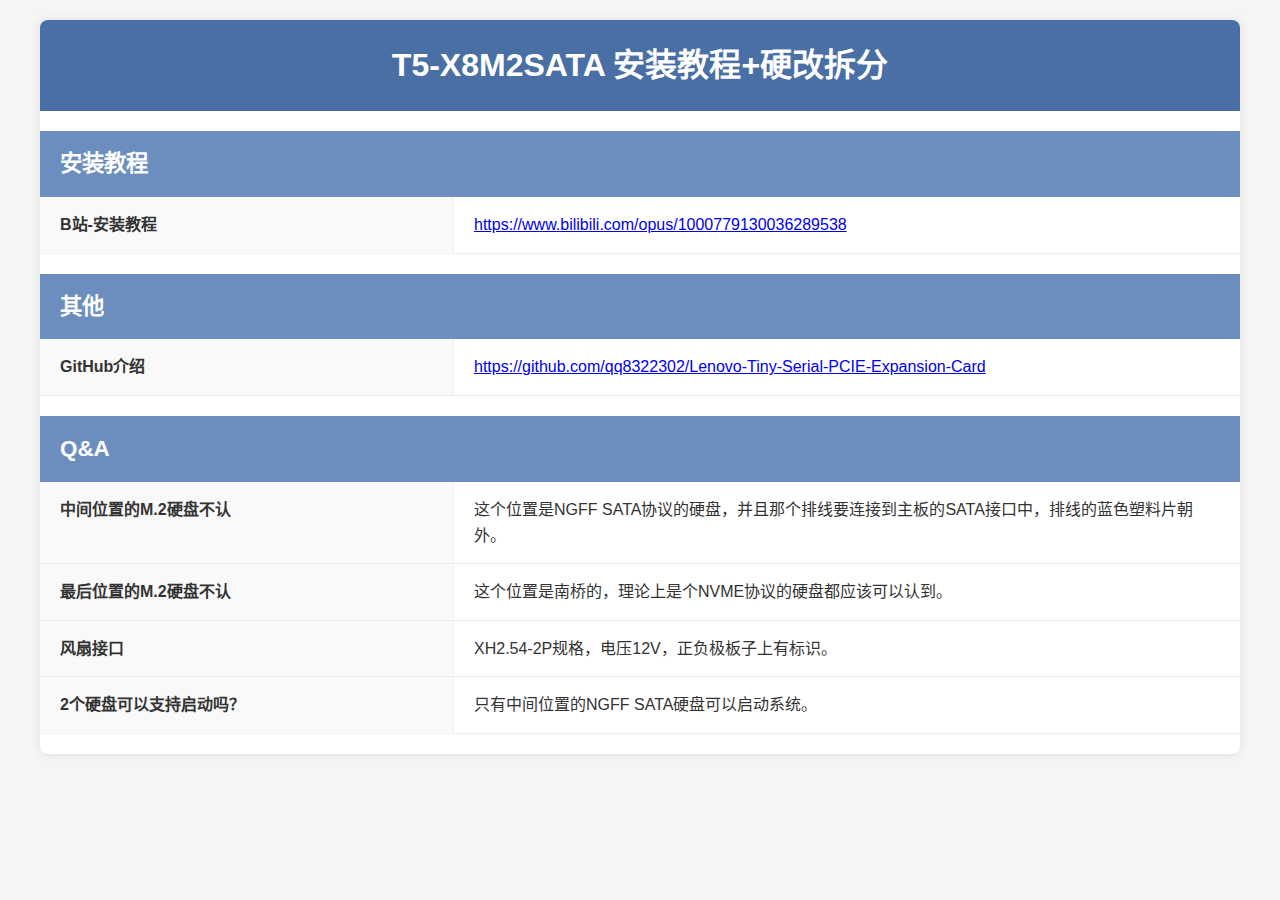
<file: tiny/T5-X8M2SATA.html>
<!DOCTYPE html>
<html lang="zh-CN">
<head>
    <meta charset="UTF-8">
    <meta name="viewport" content="width=device-width, initial-scale=1.0">
    <title>T5-X8M2SATA</title>
	<link rel="stylesheet" href="../styles.css" />
</head>
<body>
    <div class="container">
        <div class="header">
            <h1>T5-X8M2SATA 安装教程+硬改拆分</h1>
        </div>
        
        <div class="category">
            <div class="category-title">安装教程</div>
            
            <div class="content-row">
                <div class="name-column">B站-安装教程</div>
                <div class="description-column"><a target="_blank" href="https://www.bilibili.com/opus/1000779130036289538">https://www.bilibili.com/opus/1000779130036289538</a></div>
            </div>
            
        </div>

        <div class="category">
            <div class="category-title">其他</div>
            
            <div class="content-row">
                <div class="name-column">GitHub介绍</div>
                <div class="description-column"><a target="_blank" href="https://github.com/qq8322302/Lenovo-Tiny-Serial-PCIE-Expansion-Card">https://github.com/qq8322302/Lenovo-Tiny-Serial-PCIE-Expansion-Card</a></div>
            </div>
            
        </div>
		
		<div class="category">
            <div class="category-title">Q&A</div>
			
			<div class="content-row">
                <div class="name-column">中间位置的M.2硬盘不认</div>
                <div class="description-column">这个位置是NGFF SATA协议的硬盘，并且那个排线要连接到主板的SATA接口中，排线的蓝色塑料片朝外。</div>
            </div>
			
			<div class="content-row">
                <div class="name-column">最后位置的M.2硬盘不认</div>
                <div class="description-column">这个位置是南桥的，理论上是个NVME协议的硬盘都应该可以认到。</div>
            </div>
			
			<div class="content-row">
                <div class="name-column">风扇接口</div>
                <div class="description-column">XH2.54-2P规格，电压12V，正负极板子上有标识。</div>
            </div>
			
			<div class="content-row">
                <div class="name-column">2个硬盘可以支持启动吗？</div>
                <div class="description-column">只有中间位置的NGFF SATA硬盘可以启动系统。</div>
            </div>
            
        </div>
        
    </div>
</body>
</html>
</file>
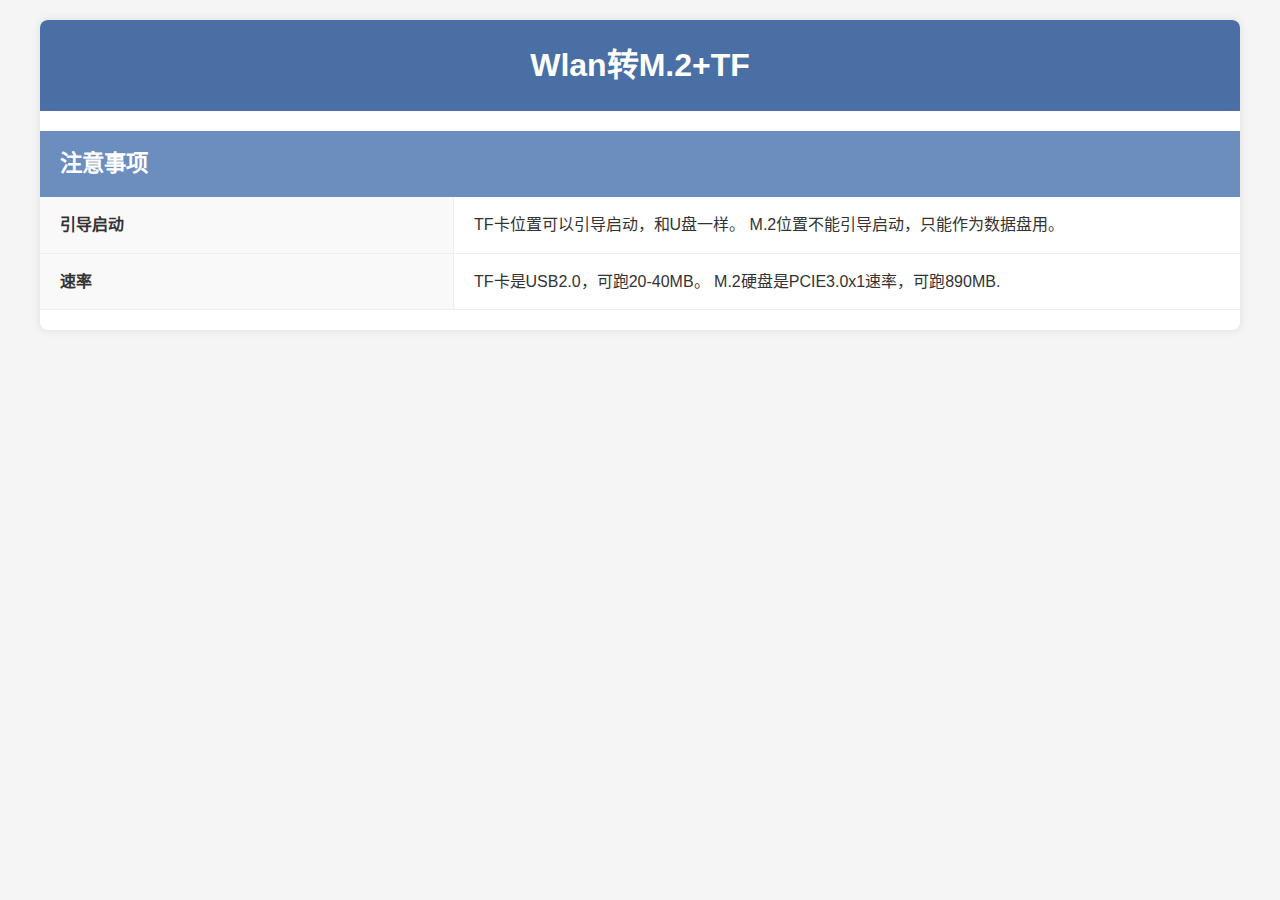
<file: tiny/Wlan2M2.html>
<!DOCTYPE html>
<html lang="zh-CN">
<head>
    <meta charset="UTF-8">
    <meta name="viewport" content="width=device-width, initial-scale=1.0">
    <title>Wlan转M2+TF</title>
    <link rel="stylesheet" href="../styles.css" />
</head>
<body>
    <div class="container">
        <div class="header">
            <h1>Wlan转M.2+TF</h1>
        </div>

		<div class="category">
            <div class="category-title">注意事项</div>
            
            <div class="content-row">
                <div class="name-column">引导启动</div>
                <div class="description-column">TF卡位置可以引导启动，和U盘一样。 M.2位置不能引导启动，只能作为数据盘用。</div>
            </div>
            
			<div class="content-row">
                <div class="name-column">速率</div>
                <div class="description-column">TF卡是USB2.0，可跑20-40MB。 M.2硬盘是PCIE3.0x1速率，可跑890MB.</div>
            </div>
			
        </div>
		
        
    </div>
</body>
</html>
</file>
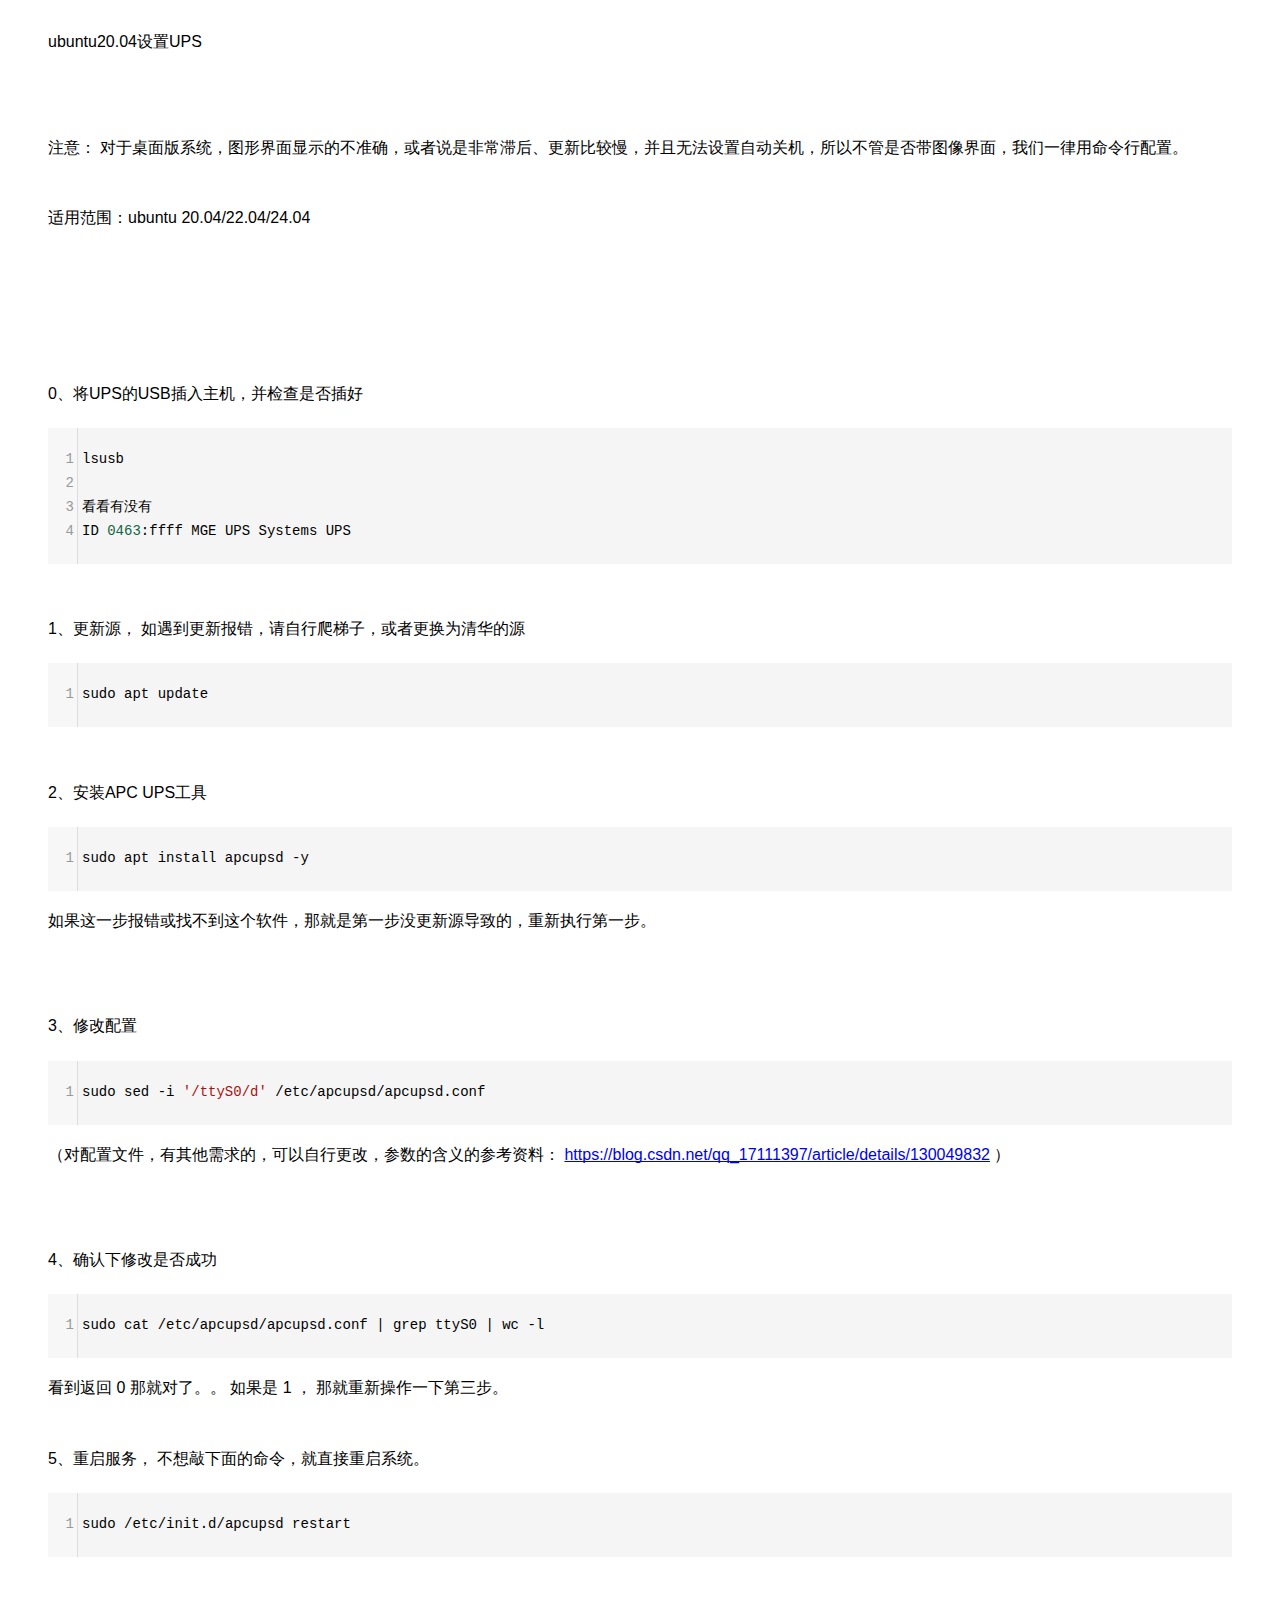
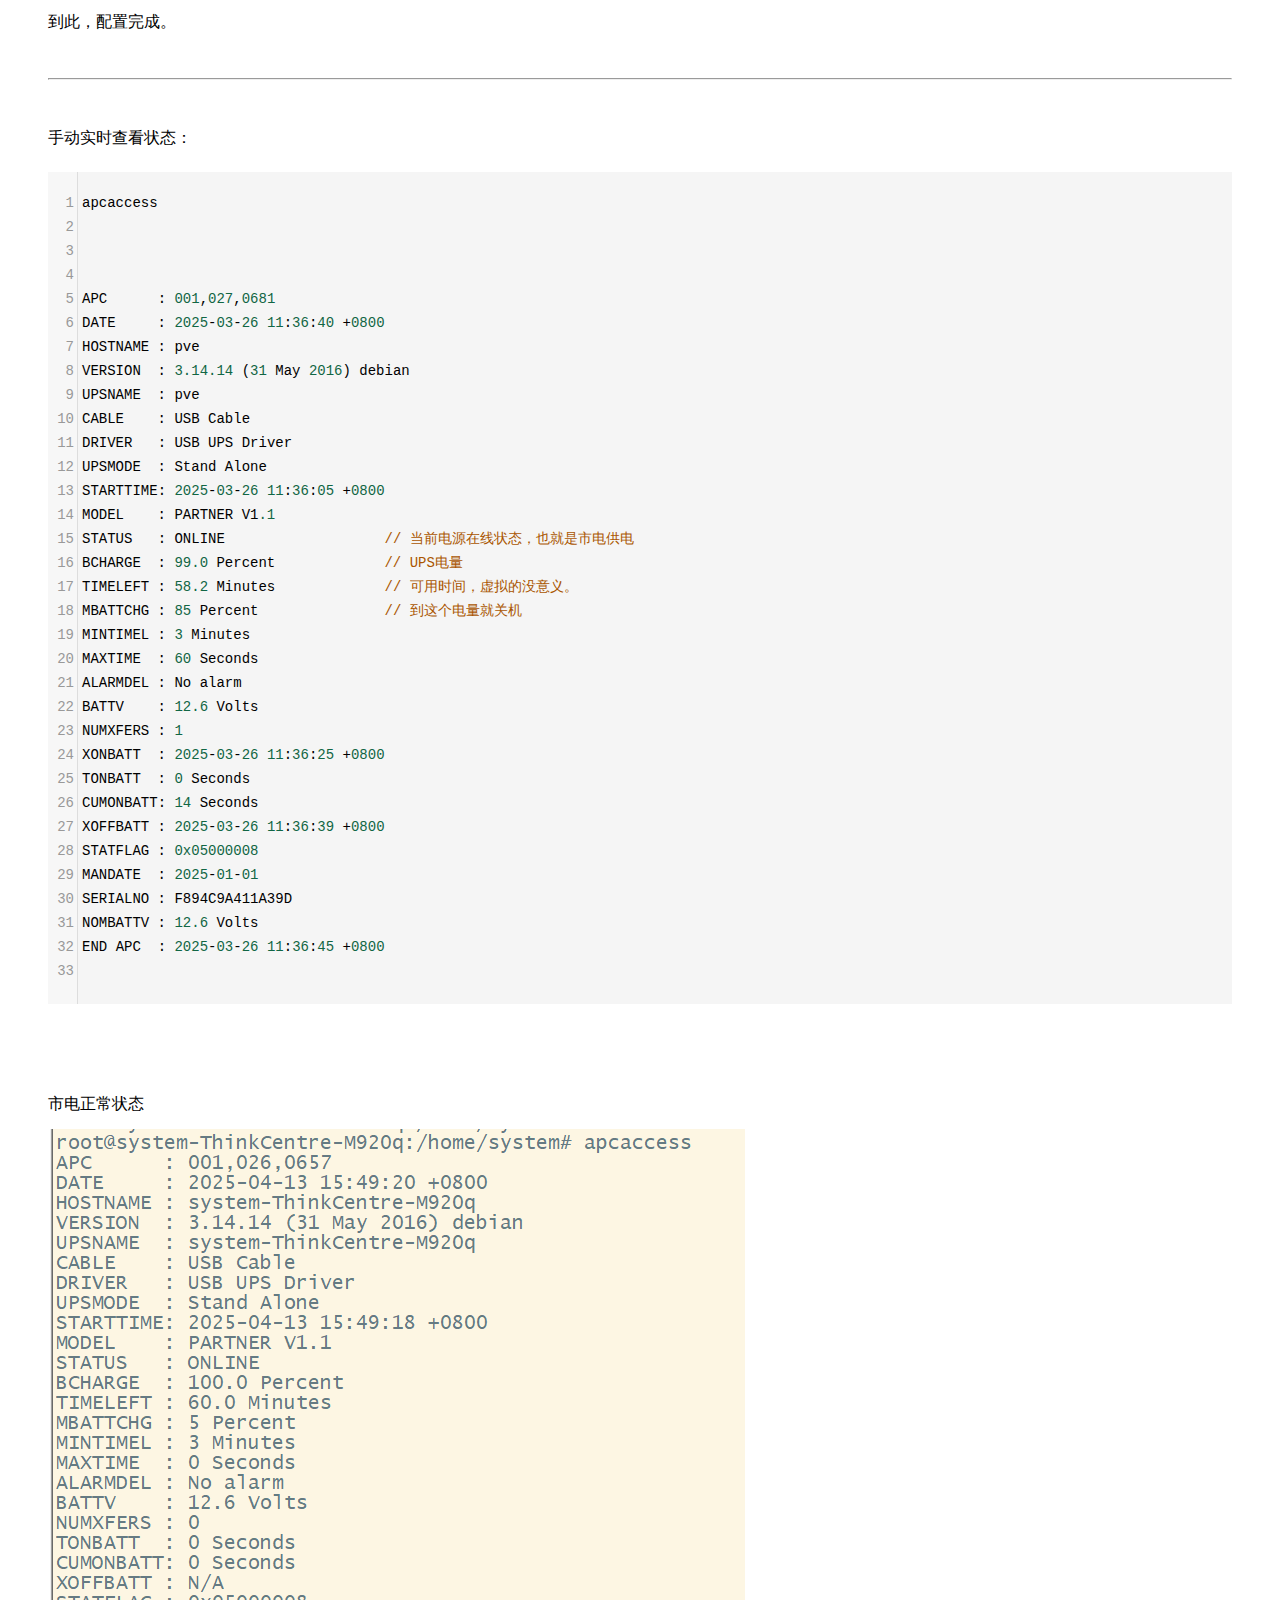
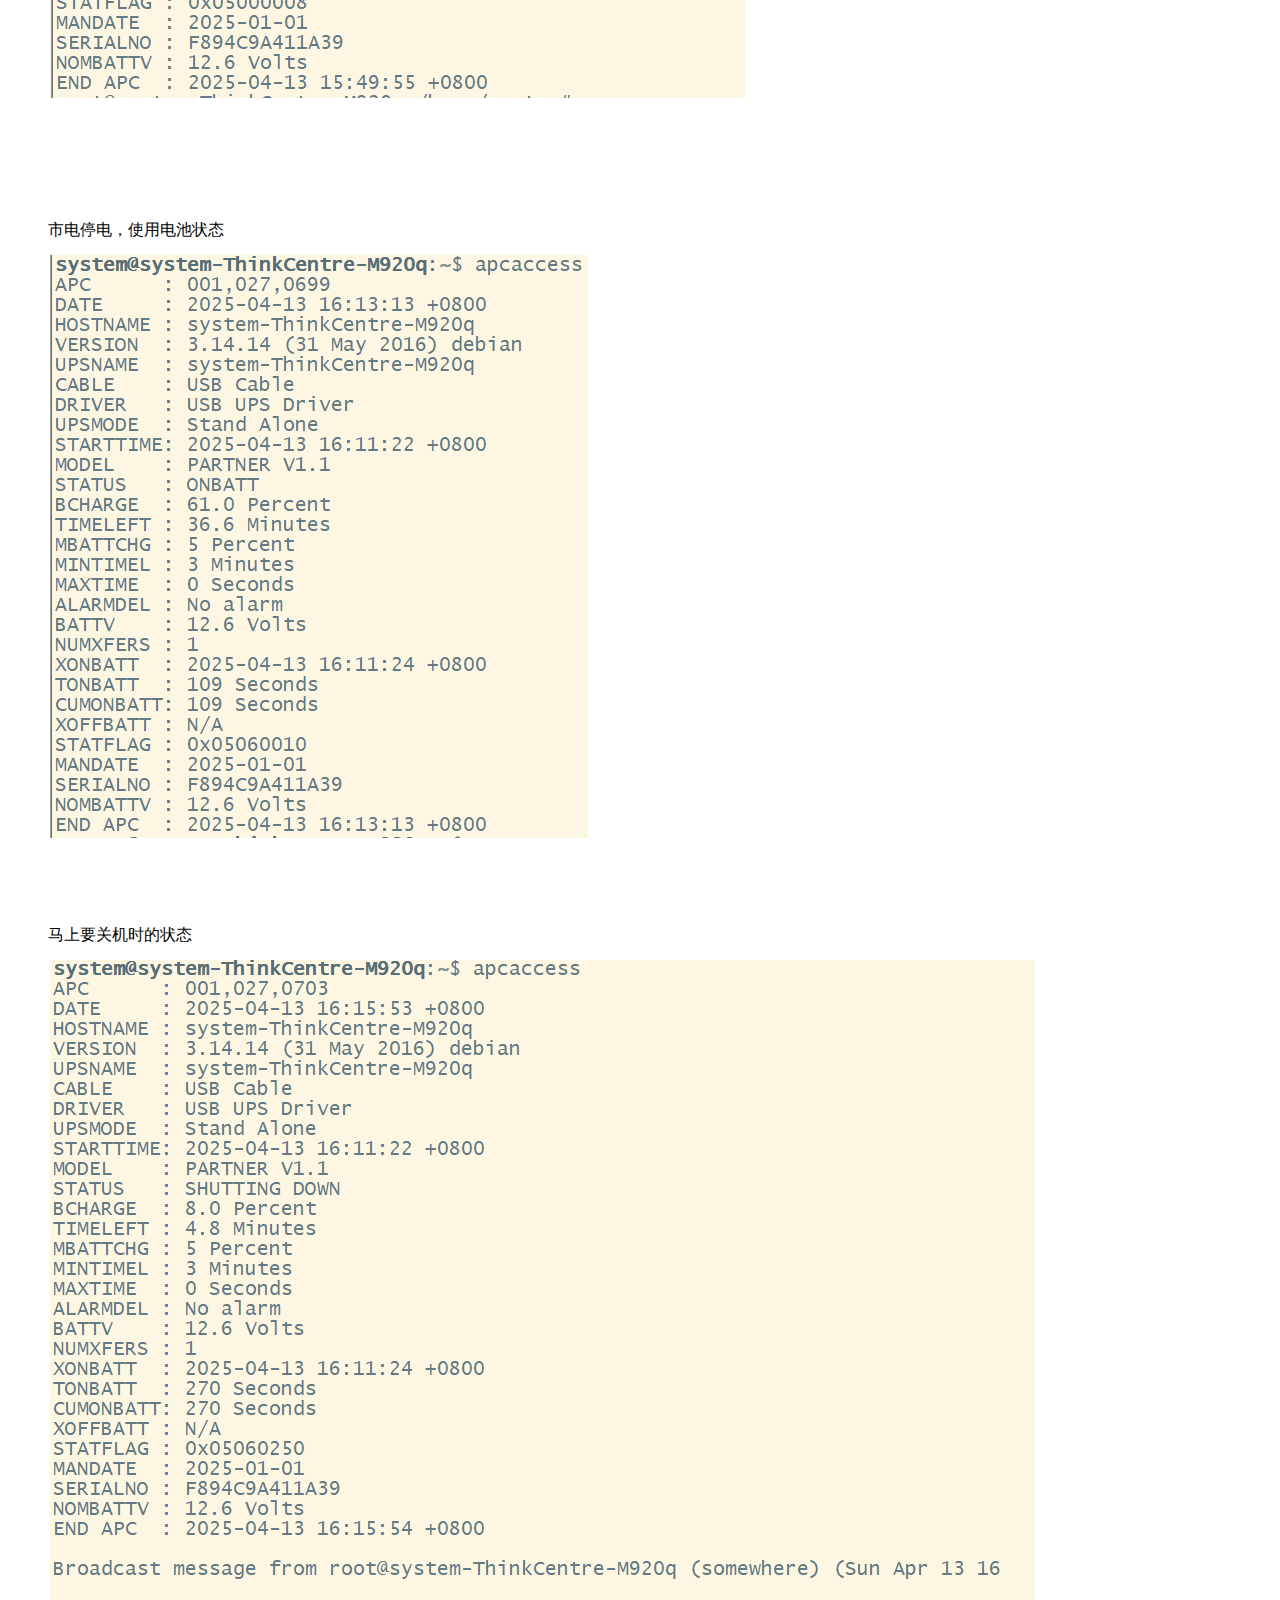
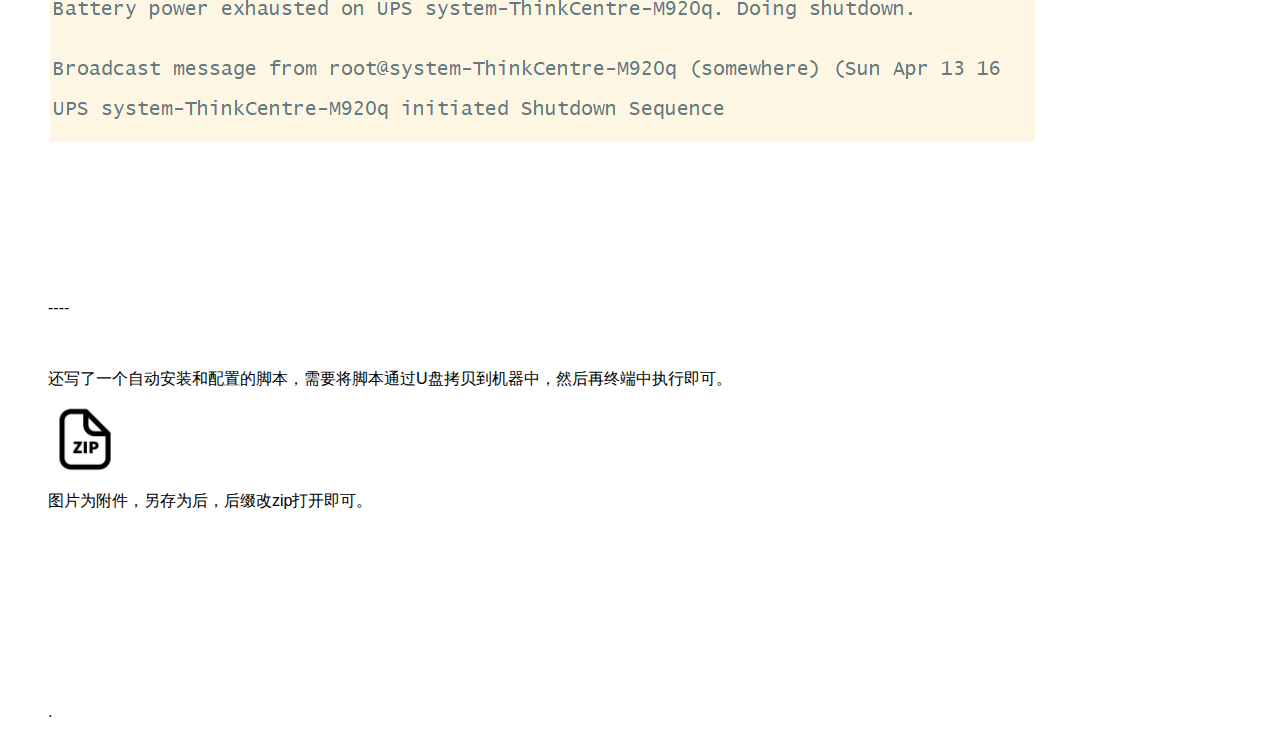
<file: ups-partner/ubuntu20.04设置UPS.htm>
﻿<!DOCTYPE HTML><html><head>
<meta http-equiv="Content-Type" content="text/html; charset=utf-8">

<title>ubuntu20.04设置UPS</title>
    
<style id="wiz_code_style">.wiz-editor-body .wiz-code-container{position: relative; padding:8px 0; margin: 5px 0;text-indent:0; text-align:left;}.CodeMirror {font-family: Consolas, "Liberation Mono", Menlo, Courier, monospace; color: black; font-size: 10.5pt; font-size: 0.875rem}.wiz-editor-body .wiz-code-container .CodeMirror div {margin-top: 0; margin-bottom: 0;}.CodeMirror-lines {padding: 4px 0;}.CodeMirror pre.CodeMirror-line,.CodeMirror pre.CodeMirror-line-like {padding: 0 4px;}.CodeMirror pre.CodeMirror-line {min-height: 24px;}.CodeMirror-scrollbar-filler, .CodeMirror-gutter-filler {background-color: white;}.CodeMirror-gutters {border-right: 1px solid #ddd; background-color: #f7f7f7; white-space: nowrap;}.CodeMirror-linenumbers {}.CodeMirror-linenumber {padding: 0 3px 0 5px; min-width: 20px; text-align: right; color: #999; white-space: nowrap;}.CodeMirror-guttermarker {color: black;}.CodeMirror-guttermarker-subtle {color: #999;}.CodeMirror-cursor {border-left: 1px solid black; border-right: none; width: 0;}.CodeMirror div.CodeMirror-secondarycursor {border-left: 1px solid silver;}.cm-fat-cursor .CodeMirror-cursor {width: auto; border: 0 !important; background: #7e7;}.cm-fat-cursor div.CodeMirror-cursors {z-index: 1;}.cm-fat-cursor-mark {background-color: rgba(20, 255, 20, 0.5);-webkit-animation: blink 1.06s steps(1) infinite;-moz-animation: blink 1.06s steps(1) infinite;animation: blink 1.06s steps(1) infinite;}.cm-animate-fat-cursor {width: auto; border: 0; -webkit-animation: blink 1.06s steps(1) infinite; -moz-animation: blink 1.06s steps(1) infinite; animation: blink 1.06s steps(1) infinite; background-color: #7e7;}@-moz-keyframes blink {  0% {}  50% { background-color: transparent; }  100% {}}@-webkit-keyframes blink {  0% {}  50% { background-color: transparent; }  100% {}}@keyframes blink {  0% {}  50% { background-color: transparent; }  100% {}}.CodeMirror-overwrite .CodeMirror-cursor {}.cm-tab { display: inline-block; text-decoration: inherit; }.CodeMirror-rulers {position: absolute; left: 0; right: 0; top: -50px; bottom: -20px; overflow: hidden;}.CodeMirror-ruler {border-left: 1px solid #ccc; top: 0; bottom: 0; position: absolute;}.cm-s-default .cm-header {color: blue;}.cm-s-default .cm-quote {color: #090;}.cm-negative {color: #d44;}.cm-positive {color: #292;}.cm-header, .cm-strong {font-weight: bold;}.cm-em {font-style: italic;}.cm-link {text-decoration: underline;}.cm-strikethrough {text-decoration: line-through;}.cm-s-default .cm-keyword {color: #708;}.cm-s-default .cm-atom {color: #219;}.cm-s-default .cm-number {color: #164;}.cm-s-default .cm-def {color: #00f;}.cm-s-default .cm-variable,.cm-s-default .cm-punctuation,.cm-s-default .cm-property,.cm-s-default .cm-operator {}.cm-s-default .cm-variable-2 {color: #05a;}.cm-s-default .cm-variable-3 {color: #085;}.cm-s-default .cm-comment {color: #a50;}.cm-s-default .cm-string {color: #a11;}.cm-s-default .cm-string-2 {color: #f50;}.cm-s-default .cm-meta {color: #555;}.cm-s-default .cm-qualifier {color: #555;}.cm-s-default .cm-builtin {color: #30a;}.cm-s-default .cm-bracket {color: #997;}.cm-s-default .cm-tag {color: #170;}.cm-s-default .cm-attribute {color: #00c;}.cm-s-default .cm-hr {color: #999;}.cm-s-default .cm-link {color: #00c;}.cm-s-default .cm-error {color: #f00;}.cm-invalidchar {color: #f00;}.CodeMirror-composing { border-bottom: 2px solid; }div.CodeMirror span.CodeMirror-matchingbracket {color: #0b0;}div.CodeMirror span.CodeMirror-nonmatchingbracket {color: #a22;}.CodeMirror-matchingtag { background: rgba(255, 150, 0, .3); }.CodeMirror-activeline-background {background: #e8f2ff;}.CodeMirror {position: relative; background: #f5f5f5;}.CodeMirror-scroll {overflow: hidden !important; margin-bottom: 0; margin-right: -30px; padding: 16px 30px 16px 0; outline: none; position: relative;}.CodeMirror-sizer {position: relative; border-right: 30px solid transparent;}.CodeMirror-vscrollbar, .CodeMirror-hscrollbar, .CodeMirror-scrollbar-filler, .CodeMirror-gutter-filler {position: absolute; z-index: 6; display: none;}.CodeMirror-vscrollbar {right: 0; top: 0; overflow-x: hidden; overflow-y: scroll;}.CodeMirror-hscrollbar {bottom: 0; left: 0 !important; overflow-y: hidden; overflow-x: scroll;pointer-events: auto !important;outline: none;}.CodeMirror-scrollbar-filler {right: 0; bottom: 0;}.CodeMirror-gutter-filler {left: 0; bottom: 0;}.CodeMirror-gutters {position: absolute; left: 0; top: 0; min-height: 100%; z-index: 3;}.CodeMirror-gutter {white-space: normal; height: 100%; display: inline-block; vertical-align: top; margin-bottom: -30px;}.CodeMirror-gutter-wrapper {position: absolute; z-index: 4; background: none !important; border: none !important;}.CodeMirror-gutter-background {position: absolute; top: 0; bottom: 0; z-index: 4;}.CodeMirror-gutter-elt {position: absolute; cursor: default; z-index: 4;}.CodeMirror-gutter-wrapper ::selection { background-color: transparent }.CodeMirror-gutter-wrapper ::-moz-selection { background-color: transparent }.CodeMirror-lines {cursor: text; min-height: 1px;}.CodeMirror pre.CodeMirror-line,.CodeMirror pre.CodeMirror-line-like {-moz-border-radius: 0; -webkit-border-radius: 0; border-radius: 0; border-width: 0; background: transparent; font-family: inherit; font-size: inherit; margin: 0; white-space: pre; word-wrap: normal; line-height: inherit; color: inherit; z-index: 2; position: relative; overflow: visible; -webkit-tap-highlight-color: transparent; -webkit-font-variant-ligatures: contextual; font-variant-ligatures: contextual;}.CodeMirror-wrap pre.CodeMirror-line,.CodeMirror-wrap pre.CodeMirror-line-like {word-wrap: break-word; white-space: pre-wrap; word-break: normal;}.CodeMirror-linebackground {position: absolute; left: 0; right: 0; top: 0; bottom: 0; z-index: 0;}.CodeMirror-linewidget {position: relative; z-index: 2; padding: 0.1px;}.CodeMirror-widget {}.CodeMirror-rtl pre { direction: rtl; }.CodeMirror-code {outline: none;}.CodeMirror-scroll,.CodeMirror-sizer,.CodeMirror-gutter,.CodeMirror-gutters,.CodeMirror-linenumber {-moz-box-sizing: content-box; box-sizing: content-box;}.CodeMirror-measure {position: absolute; width: 100%; height: 0; overflow: hidden; visibility: hidden;}.CodeMirror-cursor {position: absolute; pointer-events: none;}.CodeMirror-measure pre { position: static; }div.CodeMirror-cursors {visibility: hidden; position: relative; z-index: 3;}div.CodeMirror-dragcursors {visibility: visible;}.CodeMirror-focused div.CodeMirror-cursors {visibility: visible;}.CodeMirror-selected { background: #d9d9d9; }.CodeMirror-focused .CodeMirror-selected { background: #d7d4f0; }.CodeMirror-crosshair { cursor: crosshair; }.CodeMirror-line::selection, .CodeMirror-line > span::selection, .CodeMirror-line > span > span::selection { background: #d7d4f0; }.CodeMirror-line::-moz-selection, .CodeMirror-line > span::-moz-selection, .CodeMirror-line > span > span::-moz-selection { background: #d7d4f0; }.cm-searching {background: #ffa; background: rgba(255, 255, 0, .4);}.cm-force-border { padding-right: .1px; }@media print {  .CodeMirror div.CodeMirror-cursors {visibility: hidden;}}.cm-tab-wrap-hack:after { content: ""; }span.CodeMirror-selectedtext { background: none; }.CodeMirror-activeline-background, .CodeMirror-selected {transition: visibility 0ms 100ms;}.CodeMirror-blur .CodeMirror-activeline-background, .CodeMirror-blur .CodeMirror-selected {visibility:hidden;}.CodeMirror-blur .CodeMirror-matchingbracket {color:inherit !important;outline:none !important;text-decoration:none !important;}.CodeMirror-sizer {min-height:auto !important;}</style><style id="wiz_custom_css">html, .wiz-editor-body {font-size: 12pt;}.wiz-editor-body {font-family: Helvetica, 'Hiragino Sans GB', '微软雅黑', 'Microsoft YaHei UI', SimSun, SimHei, arial, sans-serif;line-height: 1.7;margin: 0 auto;position:relative;padding: 20px 16px;}.wiz-editor-body h1,.wiz-editor-body h2,.wiz-editor-body h3,.wiz-editor-body h4,.wiz-editor-body h5,.wiz-editor-body h6 {margin:20px 0 10px;margin:1.25rem 0 0.625rem;padding: 0;font-weight: bold;}.wiz-editor-body h1 {font-size:20pt;font-size:1.67rem;}.wiz-editor-body h2 {font-size:18pt;font-size:1.5rem;}.wiz-editor-body h3 {font-size:15pt;font-size:1.25rem;}.wiz-editor-body h4 {font-size:14pt;font-size:1.17rem;}.wiz-editor-body h5 {font-size:12pt;font-size:1rem;}.wiz-editor-body h6 {font-size:12pt;font-size:1rem;color: #777777;margin: 1rem 0;}.wiz-editor-body div,.wiz-editor-body p,.wiz-editor-body ul,.wiz-editor-body ol,.wiz-editor-body dl,.wiz-editor-body li {margin:8px 0 0;}.wiz-editor-body blockquote,.wiz-editor-body table,.wiz-editor-body pre,.wiz-editor-body code {margin:8px 0;}.wiz-editor-body .CodeMirror pre {margin:0;}.wiz-editor-body a {word-wrap: break-word;text-decoration-skip-ink: none;}.wiz-editor-body ul,.wiz-editor-body ol {padding-left:32px;padding-left:2rem;}.wiz-editor-body ol.wiz-list-level1 > li {list-style-type:decimal;}.wiz-editor-body ol.wiz-list-level2 > li {list-style-type:lower-latin;}.wiz-editor-body ol.wiz-list-level3 > li {list-style-type:lower-roman;}.wiz-editor-body li.wiz-list-align-style {list-style-position: inside; margin-left: -1em;}.wiz-editor-body blockquote {padding: 0 12px;}.wiz-editor-body blockquote > :first-child {margin-top:0;}.wiz-editor-body blockquote > :last-child {margin-bottom:0;}.wiz-editor-body img {border:0;max-width:100%;height:auto !important;margin:2px 0;padding: 2px;vertical-align:bottom;}.wiz-editor-body table {border-collapse:collapse;border:1px solid #a7afbc;}.wiz-editor-body td,.wiz-editor-body th {padding:4px 8px;border-collapse:collapse;border:1px solid #a7afbc;min-height:28px;word-break:break-word;box-sizing: border-box;}.wiz-editor-body td > div:first-child {margin-top:0;}.wiz-editor-body td > div:last-child {margin-bottom:0;}.wiz-editor-body img.wiz-svg-image {box-shadow:1px 1px 4px #E8E8E8;}.wiz-editor-body .wiz-image-container {margin:0;max-width: 100%;display: inline-flex;flex-direction: column;}.wiz-editor-body .wiz-image-container .wiz-image-title {display:inline-block;text-align: center;color: #a7afbc;line-height: 18px;font-size: 12px;min-height: 18px;width: 100%;white-space: normal;}.wiz-hide {display:none !important;}.wiz-editor-body.wiz-editor-outline {padding-right:0; padding-left:0;}.wiz-editor-body.wiz-editor-outline .outline-container {margin:0; padding:0; line-height:1.5;}.wiz-editor-body.wiz-editor-outline .outline-container div {margin:0;}.wiz-editor-body.wiz-editor-outline .node {margin:0; padding: 0;}.wiz-editor-body.wiz-editor-outline .outline-container > .node {margin-right:24px; margin-left:30px;}.wiz-editor-body.wiz-editor-outline .node.collapsed .children {display:none;}.wiz-editor-body.wiz-editor-outline .node .row {position:relative; padding-left:26px;}.wiz-editor-body.wiz-editor-outline .node .operator-container {width:36px;position:absolute; top:4px; left:-18px;}.wiz-editor-body.wiz-editor-outline .node .operator-bar {position:absolute; top:0; left:0; right:0; bottom:0; display:flex; align-items:center; justify-content:center;}.wiz-editor-body.wiz-editor-outline .node .switch {width:18px; height:18px;display:flex;flex-direction: column;align-items: center;overflow: hidden;}.wiz-editor-body.wiz-editor-outline .node .switch i {font-size:20px;position:relative;left:-1px;top:-1px;}.wiz-editor-body.wiz-editor-outline .node .switch.active {cursor:pointer;color:transparent; transition:transform 200ms ease 0s;}.wiz-editor-body.wiz-editor-outline .node.collapsed .switch.active {transform:rotateZ(-90deg);}.wiz-editor-body.wiz-editor-outline .node .row:hover .switch.active {color:#505F79}.wiz-editor-body.wiz-editor-outline .node .dot {display:flex; align-items:center; justify-content:center; border-radius:100%; width:18px; height:18px;}.wiz-editor-body.wiz-editor-outline .node.collapsed .dot {background-color:rgba(80, 95, 121, .15);}.wiz-editor-body.wiz-editor-outline .node .dot-icon {background-color:#505F79; border-radius:100%; width:6px; height:6px;}.wiz-editor-body.wiz-editor-outline .node .child {margin-left:8px; border-left:1px solid #E6E9ED; padding-left:17px;}.wiz-editor-body.wiz-editor-outline .node .content {flex:1;outline:none; padding:4px 0;}.wiz-editor-body.wiz-editor-outline .node div.content {font-size:1rem;}.wiz-editor-body.wiz-editor-outline .node.complete > .row .content {text-decoration:line-through;color:#A7AFBC;}.wiz-editor-body.wiz-editor-outline .node .notes {outline:none; font-size:.8rem; color:#A7AFBC;}.wiz-editor-body.wiz-editor-outline .node .image {outline:none; padding-top:4px; padding-bottom:4px;}.wiz-editor-body.wiz-editor-outline .outline-container h1,.wiz-editor-body.wiz-editor-outline .outline-container h2,.wiz-editor-body.wiz-editor-outline .outline-container h3,.wiz-editor-body.wiz-editor-outline .outline-container h4,.wiz-editor-body.wiz-editor-outline .outline-container h5,.wiz-editor-body.wiz-editor-outline .outline-container h6 {margin:0;}body, .wiz-editor-body {  padding-left: 48px;  padding-right: 48px;}</style></head>

<body class="wiz-editor-body " data-wiz-document-type="common" spellcheck="false" style="opacity: 1;" ><div>ubuntu20.04设置UPS</div><div><br></div><div><br></div><div>注意： 对于桌面版系统，图形界面显示的不准确，或者说是非常滞后、更新比较慢，并且无法设置自动关机，所以不管是否带图像界面，我们一律用命令行配置。</div><div><br></div><div>适用范围：ubuntu 20.04/22.04/24.04</div><div><br></div><div><br></div><div><div><br></div></div><div><div><br></div><div>0、将UPS的USB插入主机，并检查是否插好</div></div><div data-mode="JavaScript" data-theme="default"  id="wiz_cm_1744532723404_252" class="wiz-code-container"><textarea style="display:none;">lsusb

看看有没有
ID 0463:ffff MGE UPS Systems UPS</textarea><wiz_code_mirror><div class="CodeMirror cm-s-default" data-id="wiz_cm_1744532723404_252"><div style="overflow: hidden; position: relative; width: 3px; height: 0px; top: 20px; left: 34px;"><textarea autocorrect="off" autocapitalize="off" spellcheck="false" tabindex="0" style="position: absolute; bottom: -1em; padding: 0px; width: 1000px; height: 1em; outline: none;"></textarea></div><div class=" wiz-hide wiz_CodeMirror-vscrollbar" tabindex="-1" cm-not-content="true" style="width: 18px; pointer-events: none;"><div style="min-width: 1px; height: 0px;"></div></div><div class=" wiz-hide wiz_CodeMirror-hscrollbar" tabindex="-1" cm-not-content="true" style="height: 18px; pointer-events: none;"><div style="height: 100%; min-height: 1px; width: 0px;"></div></div><div class="CodeMirror-scrollbar-filler" cm-not-content="true"></div><div class="CodeMirror-gutter-filler" cm-not-content="true"></div><div class="CodeMirror-scroll" tabindex="-1"><div class="CodeMirror-sizer" style="margin-left: 30px; margin-bottom: 0px; border-right-width: 30px; min-height: 104px; min-width: 253.391px; padding-right: 0px; padding-bottom: 0px;"><div style="position: relative; top: 0px;"><div class="CodeMirror-lines" role="presentation"><div role="presentation" style="position: relative; outline: none;"><div class="CodeMirror-measure"><pre class="CodeMirror-line-like"></pre></div><div class="CodeMirror-measure"></div><div style="position: relative; z-index: 1;"></div><div class=" wiz-hide wiz_CodeMirror-cursors"><div class="CodeMirror-cursor" style="left: 4px; top: 0px; height: 24px;">&nbsp;</div></div><div class="CodeMirror-code" role="presentation"><div style="position: relative;" class="CodeMirror-activeline"><div class=" wiz-hide wiz_CodeMirror-activeline-background CodeMirror-linebackground"></div><div class="CodeMirror-gutter-background CodeMirror-activeline-gutter" style="left: -30px; width: 30px;"></div><div class="CodeMirror-gutter-wrapper CodeMirror-activeline-gutter" style="left: -30px;"><div class="CodeMirror-linenumber CodeMirror-gutter-elt" style="left: 0px; width: 21px;">1</div></div><pre class="CodeMirror-line" role="presentation"><span role="presentation" style="padding-right: 0.1px;"><span class="cm-variable">lsusb</span></span></pre></div><div style="position: relative;"><div class="CodeMirror-gutter-wrapper" style="left: -30px;"><div class="CodeMirror-linenumber CodeMirror-gutter-elt" style="left: 0px; width: 21px;">2</div></div><pre class="CodeMirror-line" role="presentation"><span role="presentation" style="padding-right:0.1px"></span></pre></div><div style="position: relative;"><div class="CodeMirror-gutter-wrapper" style="left: -30px;"><div class="CodeMirror-linenumber CodeMirror-gutter-elt" style="left: 0px; width: 21px;">3</div></div><pre class="CodeMirror-line" role="presentation"><span role="presentation" style="padding-right: 0.1px;"><span class="cm-variable">看看有没有</span></span></pre></div><div style="position: relative;"><div class="CodeMirror-gutter-wrapper" style="left: -30px;"><div class="CodeMirror-linenumber CodeMirror-gutter-elt" style="left: 0px; width: 21px;">4</div></div><pre class="CodeMirror-line" role="presentation"><span role="presentation" style="padding-right: 0.1px;"><span class="cm-variable">ID</span> <span class="cm-number">0463</span>:<span class="cm-variable">ffff</span> <span class="cm-variable">MGE</span> <span class="cm-variable">UPS</span> <span class="cm-variable">Systems</span> <span class="cm-variable">UPS</span></span></pre></div></div></div></div></div></div><div style="position: absolute; height: 13px; width: 1px; border-bottom: 0px solid transparent; top: 104px;"></div><div class="CodeMirror-gutters" style="height: 134px;"><div class="CodeMirror-gutter CodeMirror-linenumbers" style="width: 29px;"></div></div></div></div></wiz_code_mirror></div><div><div><br></div><div>1、更新源， 如遇到更新报错，请自行爬梯子，或者更换为清华的源</div></div><div data-mode="JavaScript" data-theme="default"  id="wiz_cm_1744532723394_5158" class="wiz-code-container"><textarea style="display:none;">sudo apt update</textarea><wiz_code_mirror><div class="CodeMirror cm-s-default" data-id="wiz_cm_1744532723394_5158"><div style="overflow: hidden; position: relative; width: 3px; height: 0px; top: 20px; left: 34px;"><textarea autocorrect="off" autocapitalize="off" spellcheck="false" tabindex="0" style="position: absolute; bottom: -1em; padding: 0px; width: 1000px; height: 1em; outline: none;"></textarea></div><div class=" wiz-hide wiz_CodeMirror-vscrollbar" tabindex="-1" cm-not-content="true" style="width: 18px; pointer-events: none;"><div style="min-width: 1px; height: 0px;"></div></div><div class=" wiz-hide wiz_CodeMirror-hscrollbar" tabindex="-1" cm-not-content="true" style="height: 18px; pointer-events: none;"><div style="height: 100%; min-height: 1px; width: 0px;"></div></div><div class="CodeMirror-scrollbar-filler" cm-not-content="true"></div><div class="CodeMirror-gutter-filler" cm-not-content="true"></div><div class="CodeMirror-scroll" tabindex="-1"><div class="CodeMirror-sizer" style="margin-left: 30px; margin-bottom: 0px; border-right-width: 30px; min-height: 32px; min-width: 122.484px; padding-right: 0px; padding-bottom: 0px;"><div style="position: relative; top: 0px;"><div class="CodeMirror-lines" role="presentation"><div role="presentation" style="position: relative; outline: none;"><div class="CodeMirror-measure"><pre class="CodeMirror-line-like"></pre></div><div class="CodeMirror-measure"></div><div style="position: relative; z-index: 1;"></div><div class=" wiz-hide wiz_CodeMirror-cursors"><div class="CodeMirror-cursor" style="left: 4px; top: 0px; height: 24px;">&nbsp;</div></div><div class="CodeMirror-code" role="presentation"><div style="position: relative;" class="CodeMirror-activeline"><div class=" wiz-hide wiz_CodeMirror-activeline-background CodeMirror-linebackground"></div><div class="CodeMirror-gutter-background CodeMirror-activeline-gutter" style="left: -30px; width: 30px;"></div><div class="CodeMirror-gutter-wrapper CodeMirror-activeline-gutter" style="left: -30px;"><div class="CodeMirror-linenumber CodeMirror-gutter-elt" style="left: 0px; width: 21px;">1</div></div><pre class="CodeMirror-line" role="presentation"><span role="presentation" style="padding-right: 0.1px;"><span class="cm-variable">sudo</span> <span class="cm-variable">apt</span> <span class="cm-variable">update</span></span></pre></div></div></div></div></div></div><div style="position: absolute; height: 13px; width: 1px; border-bottom: 0px solid transparent; top: 32px;"></div><div class="CodeMirror-gutters" style="height: 62px;"><div class="CodeMirror-gutter CodeMirror-linenumbers" style="width: 29px;"></div></div></div></div></wiz_code_mirror></div><div><div><br></div><div>2、安装APC UPS工具</div></div><div data-mode="JavaScript" data-theme="default"  id="wiz_cm_1744532723384_6800" class="wiz-code-container"><textarea style="display:none;">sudo apt install apcupsd -y</textarea><wiz_code_mirror><div class="CodeMirror cm-s-default" data-id="wiz_cm_1744532723384_6800"><div style="overflow: hidden; position: relative; width: 3px; height: 0px; top: 20px; left: 34px;"><textarea autocorrect="off" autocapitalize="off" spellcheck="false" tabindex="0" style="position: absolute; bottom: -1em; padding: 0px; width: 1000px; height: 1em; outline: none;"></textarea></div><div class=" wiz-hide wiz_CodeMirror-vscrollbar" tabindex="-1" cm-not-content="true" style="width: 18px; pointer-events: none;"><div style="min-width: 1px; height: 0px;"></div></div><div class=" wiz-hide wiz_CodeMirror-hscrollbar" tabindex="-1" cm-not-content="true" style="height: 18px; pointer-events: none;"><div style="height: 100%; min-height: 1px; width: 0px;"></div></div><div class="CodeMirror-scrollbar-filler" cm-not-content="true"></div><div class="CodeMirror-gutter-filler" cm-not-content="true"></div><div class="CodeMirror-scroll" tabindex="-1"><div class="CodeMirror-sizer" style="margin-left: 30px; margin-bottom: 0px; border-right-width: 30px; min-height: 32px; min-width: 214.891px; padding-right: 0px; padding-bottom: 0px;"><div style="position: relative; top: 0px;"><div class="CodeMirror-lines" role="presentation"><div role="presentation" style="position: relative; outline: none;"><div class="CodeMirror-measure"><pre class="CodeMirror-line-like"></pre></div><div class="CodeMirror-measure"></div><div style="position: relative; z-index: 1;"></div><div class=" wiz-hide wiz_CodeMirror-cursors"><div class="CodeMirror-cursor" style="left: 4px; top: 0px; height: 24px;">&nbsp;</div></div><div class="CodeMirror-code" role="presentation"><div style="position: relative;" class="CodeMirror-activeline"><div class=" wiz-hide wiz_CodeMirror-activeline-background CodeMirror-linebackground"></div><div class="CodeMirror-gutter-background CodeMirror-activeline-gutter" style="left: -30px; width: 30px;"></div><div class="CodeMirror-gutter-wrapper CodeMirror-activeline-gutter" style="left: -30px;"><div class="CodeMirror-linenumber CodeMirror-gutter-elt" style="left: 0px; width: 21px;">1</div></div><pre class="CodeMirror-line" role="presentation"><span role="presentation" style="padding-right: 0.1px;"><span class="cm-variable">sudo</span> <span class="cm-variable">apt</span> <span class="cm-variable">install</span> <span class="cm-variable">apcupsd</span> <span class="cm-operator">-</span><span class="cm-variable">y</span></span></pre></div></div></div></div></div></div><div style="position: absolute; height: 13px; width: 1px; border-bottom: 0px solid transparent; top: 32px;"></div><div class="CodeMirror-gutters" style="height: 62px;"><div class="CodeMirror-gutter CodeMirror-linenumbers" style="width: 29px;"></div></div></div></div></wiz_code_mirror></div><div><div>如果这一步报错或找不到这个软件，那就是第一步没更新源导致的，重新执行第一步。</div><div><br></div><div><br></div><div>3、修改配置</div></div><div data-mode="JavaScript" data-theme="default"  id="wiz_cm_1744532723355_3386" class="wiz-code-container"><textarea style="display:none;">sudo sed -i '/ttyS0/d' /etc/apcupsd/apcupsd.conf </textarea><wiz_code_mirror><div class="CodeMirror cm-s-default" data-id="wiz_cm_1744532723355_3386"><div style="overflow: hidden; position: relative; width: 3px; height: 0px; top: 20px; left: 34px;"><textarea autocorrect="off" autocapitalize="off" spellcheck="false" tabindex="0" style="position: absolute; bottom: -1em; padding: 0px; width: 1000px; height: 1em; outline: none;"></textarea></div><div class=" wiz-hide wiz_CodeMirror-vscrollbar" tabindex="-1" cm-not-content="true" style="width: 18px; pointer-events: none;"><div style="min-width: 1px; height: 0px;"></div></div><div class=" wiz-hide wiz_CodeMirror-hscrollbar" tabindex="-1" cm-not-content="true" style="height: 18px; pointer-events: none;"><div style="height: 100%; min-height: 1px; width: 0px;"></div></div><div class="CodeMirror-scrollbar-filler" cm-not-content="true"></div><div class="CodeMirror-gutter-filler" cm-not-content="true"></div><div class="CodeMirror-scroll" tabindex="-1"><div class="CodeMirror-sizer" style="margin-left: 30px; margin-bottom: 0px; border-right-width: 30px; min-height: 32px; min-width: 384.281px; padding-right: 0px; padding-bottom: 0px;"><div style="position: relative; top: 0px;"><div class="CodeMirror-lines" role="presentation"><div role="presentation" style="position: relative; outline: none;"><div class="CodeMirror-measure"><pre class="CodeMirror-line-like"></pre></div><div class="CodeMirror-measure"></div><div style="position: relative; z-index: 1;"></div><div class=" wiz-hide wiz_CodeMirror-cursors"><div class="CodeMirror-cursor" style="left: 4px; top: 0px; height: 24px;">&nbsp;</div></div><div class="CodeMirror-code" role="presentation"><div style="position: relative;" class="CodeMirror-activeline"><div class=" wiz-hide wiz_CodeMirror-activeline-background CodeMirror-linebackground"></div><div class="CodeMirror-gutter-background CodeMirror-activeline-gutter" style="left: -30px; width: 30px;"></div><div class="CodeMirror-gutter-wrapper CodeMirror-activeline-gutter" style="left: -30px;"><div class="CodeMirror-linenumber CodeMirror-gutter-elt" style="left: 0px; width: 21px;">1</div></div><pre class="CodeMirror-line" role="presentation"><span role="presentation" style="padding-right: 0.1px;"><span class="cm-variable">sudo</span> <span class="cm-variable">sed</span> <span class="cm-operator">-</span><span class="cm-variable">i</span> <span class="cm-string">'/ttyS0/d'</span> <span class="cm-operator">/</span><span class="cm-variable">etc</span><span class="cm-operator">/</span><span class="cm-variable">apcupsd</span><span class="cm-operator">/</span><span class="cm-variable">apcupsd</span>.<span class="cm-property">conf</span> </span></pre></div></div></div></div></div></div><div style="position: absolute; height: 13px; width: 1px; border-bottom: 0px solid transparent; top: 32px;"></div><div class="CodeMirror-gutters" style="height: 62px;"><div class="CodeMirror-gutter CodeMirror-linenumbers" style="width: 29px;"></div></div></div></div></wiz_code_mirror></div><div>（对配置文件，<span style="">有其他需求的，可以自行更改，</span><span style="">参数的含义的</span><span style="">参考资料：</span><span style="">&nbsp;</span><a href="https://blog.csdn.net/qq_17111397/article/details/130049832" style="">https://blog.csdn.net/qq_17111397/article/details/130049832</a>&nbsp;<span style="">）</span></div><div><br></div><div><br></div><div>4、确认下修改是否成功</div><div data-mode="JavaScript" data-theme="default"  id="wiz_cm_1744774386875_8668" class="wiz-code-container"><textarea style="display: none;">sudo cat /etc/apcupsd/apcupsd.conf | grep ttyS0 | wc -l</textarea><wiz_code_mirror><div class="CodeMirror cm-s-default" data-id="wiz_cm_1744774386875_8668"><div style="overflow: hidden; position: relative; width: 3px; height: 0px; top: 20px; left: 34px;"><textarea autocorrect="off" autocapitalize="off" spellcheck="false" tabindex="0" style="position: absolute; bottom: -1em; padding: 0px; width: 1000px; height: 1em; outline: none;"></textarea></div><div class=" wiz-hide wiz_CodeMirror-vscrollbar" tabindex="-1" cm-not-content="true" style="width: 18px; pointer-events: none;"><div style="min-width: 1px; height: 0px;"></div></div><div class=" wiz-hide wiz_CodeMirror-hscrollbar" tabindex="-1" cm-not-content="true" style="height: 18px; pointer-events: none;"><div style="height: 100%; min-height: 1px; width: 0px;"></div></div><div class="CodeMirror-scrollbar-filler" cm-not-content="true"></div><div class="CodeMirror-gutter-filler" cm-not-content="true"></div><div class="CodeMirror-scroll" tabindex="-1"><div class="CodeMirror-sizer" style="margin-left: 30px; margin-bottom: 0px; border-right-width: 30px; min-height: 32px; min-width: 430.516px; padding-right: 0px; padding-bottom: 0px;"><div style="position: relative; top: 0px;"><div class="CodeMirror-lines" role="presentation"><div role="presentation" style="position: relative; outline: none;"><div class="CodeMirror-measure"><pre class="CodeMirror-line-like"></pre></div><div class="CodeMirror-measure"></div><div style="position: relative; z-index: 1;"></div><div class=" wiz-hide wiz_CodeMirror-cursors"><div class="CodeMirror-cursor" style="left: 4px; top: 0px; height: 24px;">&nbsp;</div></div><div class="CodeMirror-code" role="presentation"><div style="position: relative;" class="CodeMirror-activeline"><div class=" wiz-hide wiz_CodeMirror-activeline-background CodeMirror-linebackground"></div><div class="CodeMirror-gutter-background CodeMirror-activeline-gutter" style="left: -30px; width: 30px;"></div><div class="CodeMirror-gutter-wrapper CodeMirror-activeline-gutter" style="left: -30px;"><div class="CodeMirror-linenumber CodeMirror-gutter-elt" style="left: 0px; width: 21px;">1</div></div><pre class="CodeMirror-line" role="presentation"><span role="presentation" style="padding-right: 0.1px;"><span class="cm-variable">sudo</span> <span class="cm-variable">cat</span> <span class="cm-operator">/</span><span class="cm-variable">etc</span><span class="cm-operator">/</span><span class="cm-variable">apcupsd</span><span class="cm-operator">/</span><span class="cm-variable">apcupsd</span>.<span class="cm-property">conf</span> <span class="cm-operator">|</span> <span class="cm-variable">grep</span> <span class="cm-variable">ttyS0</span> <span class="cm-operator">|</span> <span class="cm-variable">wc</span> <span class="cm-operator">-</span><span class="cm-variable">l</span></span></pre></div></div></div></div></div></div><div style="position: absolute; height: 13px; width: 1px; border-bottom: 0px solid transparent; top: 32px;"></div><div class="CodeMirror-gutters" style="height: 62px;"><div class="CodeMirror-gutter CodeMirror-linenumbers" style="width: 29px;"></div></div></div></div></wiz_code_mirror></div><div>看到返回 0 那就对了。。 如果是 1 ， 那就重新操作一下第三步。</div><div><br></div><div><span>5、重启服务， 不想敲下面的命令，就直接重启系统。</span></div><div data-mode="JavaScript" data-theme="default"  id="wiz_cm_1744532843151_5683" class="wiz-code-container"><textarea style="display:none;">sudo /etc/init.d/apcupsd restart</textarea><wiz_code_mirror><div class="CodeMirror cm-s-default" data-id="wiz_cm_1744532843151_5683"><div style="overflow: hidden; position: relative; width: 3px; height: 0px; top: 20px; left: 34px;"><textarea autocorrect="off" autocapitalize="off" spellcheck="false" tabindex="0" style="position: absolute; bottom: -1em; padding: 0px; width: 1000px; height: 1em; outline: none;"></textarea></div><div class=" wiz-hide wiz_CodeMirror-vscrollbar" tabindex="-1" cm-not-content="true" style="width: 18px; pointer-events: none;"><div style="min-width: 1px; height: 0px;"></div></div><div class=" wiz-hide wiz_CodeMirror-hscrollbar" tabindex="-1" cm-not-content="true" style="height: 18px; pointer-events: none;"><div style="height: 100%; min-height: 1px; width: 0px;"></div></div><div class="CodeMirror-scrollbar-filler" cm-not-content="true"></div><div class="CodeMirror-gutter-filler" cm-not-content="true"></div><div class="CodeMirror-scroll" tabindex="-1"><div class="CodeMirror-sizer" style="margin-left: 30px; margin-bottom: 0px; border-right-width: 30px; min-height: 32px; min-width: 253.391px; padding-right: 0px; padding-bottom: 0px;"><div style="position: relative; top: 0px;"><div class="CodeMirror-lines" role="presentation"><div role="presentation" style="position: relative; outline: none;"><div class="CodeMirror-measure"><pre class="CodeMirror-line-like"></pre></div><div class="CodeMirror-measure"></div><div style="position: relative; z-index: 1;"></div><div class=" wiz-hide wiz_CodeMirror-cursors"><div class="CodeMirror-cursor" style="left: 4px; top: 0px; height: 24px;">&nbsp;</div></div><div class="CodeMirror-code" role="presentation"><div style="position: relative;" class="CodeMirror-activeline"><div class=" wiz-hide wiz_CodeMirror-activeline-background CodeMirror-linebackground"></div><div class="CodeMirror-gutter-background CodeMirror-activeline-gutter" style="left: -30px; width: 30px;"></div><div class="CodeMirror-gutter-wrapper CodeMirror-activeline-gutter" style="left: -30px;"><div class="CodeMirror-linenumber CodeMirror-gutter-elt" style="left: 0px; width: 21px;">1</div></div><pre class="CodeMirror-line" role="presentation"><span role="presentation" style="padding-right: 0.1px;"><span class="cm-variable">sudo</span> <span class="cm-operator">/</span><span class="cm-variable">etc</span><span class="cm-operator">/</span><span class="cm-variable">init</span>.<span class="cm-property">d</span><span class="cm-operator">/</span><span class="cm-variable">apcupsd</span> <span class="cm-variable">restart</span></span></pre></div></div></div></div></div></div><div style="position: absolute; height: 13px; width: 1px; border-bottom: 0px solid transparent; top: 32px;"></div><div class="CodeMirror-gutters" style="height: 62px;"><div class="CodeMirror-gutter CodeMirror-linenumbers" style="width: 29px;"></div></div></div></div></wiz_code_mirror></div><div><br></div><div>到此，配置完成。</div><div><br></div><div><hr></div><div><br></div><div><div>手动实时查看状态：&nbsp;</div></div><div data-mode="JavaScript" data-theme="default"  id="wiz_cm_1744532871726_8415" class="wiz-code-container"><textarea style="display:none;">apcaccess



APC      : 001,027,0681
DATE     : 2025-03-26 11:36:40 +0800  
HOSTNAME : pve
VERSION  : 3.14.14 (31 May 2016) debian
UPSNAME  : pve
CABLE    : USB Cable
DRIVER   : USB UPS Driver
UPSMODE  : Stand Alone
STARTTIME: 2025-03-26 11:36:05 +0800  
MODEL    : PARTNER V1.1
STATUS   : ONLINE                   // 当前电源在线状态，也就是市电供电
BCHARGE  : 99.0 Percent             // UPS电量
TIMELEFT : 58.2 Minutes             // 可用时间，虚拟的没意义。
MBATTCHG : 85 Percent               // 到这个电量就关机
MINTIMEL : 3 Minutes
MAXTIME  : 60 Seconds
ALARMDEL : No alarm
BATTV    : 12.6 Volts
NUMXFERS : 1
XONBATT  : 2025-03-26 11:36:25 +0800  
TONBATT  : 0 Seconds
CUMONBATT: 14 Seconds
XOFFBATT : 2025-03-26 11:36:39 +0800  
STATFLAG : 0x05000008
MANDATE  : 2025-01-01
SERIALNO : F894C9A411A39D
NOMBATTV : 12.6 Volts
END APC  : 2025-03-26 11:36:45 +0800
</textarea><wiz_code_mirror><div class="CodeMirror cm-s-default" data-id="wiz_cm_1744532871726_8415"><div style="overflow: hidden; position: relative; width: 3px; height: 0px; top: 20px; left: 34px;"><textarea autocorrect="off" autocapitalize="off" spellcheck="false" tabindex="0" style="position: absolute; bottom: -1em; padding: 0px; width: 1000px; height: 1em; outline: none;"></textarea></div><div class=" wiz-hide wiz_CodeMirror-vscrollbar" tabindex="-1" cm-not-content="true" style="width: 18px; pointer-events: none;"><div style="min-width: 1px; height: 0px;"></div></div><div class=" wiz-hide wiz_CodeMirror-hscrollbar" tabindex="-1" cm-not-content="true" style="height: 18px; pointer-events: none;"><div style="height: 100%; min-height: 1px; width: 0px;"></div></div><div class="CodeMirror-scrollbar-filler" cm-not-content="true"></div><div class="CodeMirror-gutter-filler" cm-not-content="true"></div><div class="CodeMirror-scroll" tabindex="-1"><div class="CodeMirror-sizer" style="margin-left: 30px; margin-bottom: 0px; border-right-width: 30px; min-height: 800px; min-width: 531.219px; padding-right: 0px; padding-bottom: 0px;"><div style="position: relative; top: 0px;"><div class="CodeMirror-lines" role="presentation"><div role="presentation" style="position: relative; outline: none;"><div class="CodeMirror-measure"><pre class="CodeMirror-line-like"></pre></div><div class="CodeMirror-measure"></div><div style="position: relative; z-index: 1;"></div><div class=" wiz-hide wiz_CodeMirror-cursors"><div class="CodeMirror-cursor" style="left: 4px; top: 0px; height: 24px;">&nbsp;</div></div><div class="CodeMirror-code" role="presentation" style=""><div style="position: relative;" class="CodeMirror-activeline"><div class=" wiz-hide wiz_CodeMirror-activeline-background CodeMirror-linebackground"></div><div class="CodeMirror-gutter-background CodeMirror-activeline-gutter" style="left: -30px; width: 30px;"></div><div class="CodeMirror-gutter-wrapper CodeMirror-activeline-gutter" style="left: -30px;"><div class="CodeMirror-linenumber CodeMirror-gutter-elt" style="left: 0px; width: 21px;">1</div></div><pre class="CodeMirror-line" role="presentation"><span role="presentation" style="padding-right: 0.1px;"><span class="cm-variable">apcaccess</span></span></pre></div><div style="position: relative;"><div class="CodeMirror-gutter-wrapper" style="left: -30px;"><div class="CodeMirror-linenumber CodeMirror-gutter-elt" style="left: 0px; width: 21px;">2</div></div><pre class="CodeMirror-line" role="presentation"><span role="presentation" style="padding-right:0.1px"></span></pre></div><div style="position: relative;"><div class="CodeMirror-gutter-wrapper" style="left: -30px;"><div class="CodeMirror-linenumber CodeMirror-gutter-elt" style="left: 0px; width: 21px;">3</div></div><pre class="CodeMirror-line" role="presentation"><span role="presentation" style="padding-right:0.1px"></span></pre></div><div style="position: relative;"><div class="CodeMirror-gutter-wrapper" style="left: -30px;"><div class="CodeMirror-linenumber CodeMirror-gutter-elt" style="left: 0px; width: 21px;">4</div></div><pre class="CodeMirror-line" role="presentation"><span role="presentation" style="padding-right:0.1px"></span></pre></div><div style="position: relative;"><div class="CodeMirror-gutter-wrapper" style="left: -30px;"><div class="CodeMirror-linenumber CodeMirror-gutter-elt" style="left: 0px; width: 21px;">5</div></div><pre class="CodeMirror-line" role="presentation"><span role="presentation" style="padding-right: 0.1px;"><span class="cm-variable">APC</span>      : <span class="cm-number">001</span>,<span class="cm-number">027</span>,<span class="cm-number">0681</span></span></pre></div><div style="position: relative;"><div class="CodeMirror-gutter-wrapper" style="left: -30px;"><div class="CodeMirror-linenumber CodeMirror-gutter-elt" style="left: 0px; width: 21px;">6</div></div><pre class="CodeMirror-line" role="presentation"><span role="presentation" style="padding-right: 0.1px;"><span class="cm-variable">DATE</span>     : <span class="cm-number">2025</span><span class="cm-operator">-</span><span class="cm-number">03</span><span class="cm-operator">-</span><span class="cm-number">26</span> <span class="cm-number">11</span>:<span class="cm-number">36</span>:<span class="cm-number">40</span> <span class="cm-operator">+</span><span class="cm-number">0800</span>  </span></pre></div><div style="position: relative;"><div class="CodeMirror-gutter-wrapper" style="left: -30px;"><div class="CodeMirror-linenumber CodeMirror-gutter-elt" style="left: 0px; width: 21px;">7</div></div><pre class="CodeMirror-line" role="presentation"><span role="presentation" style="padding-right: 0.1px;"><span class="cm-variable">HOSTNAME</span> : <span class="cm-variable">pve</span></span></pre></div><div style="position: relative;"><div class="CodeMirror-gutter-wrapper" style="left: -30px;"><div class="CodeMirror-linenumber CodeMirror-gutter-elt" style="left: 0px; width: 21px;">8</div></div><pre class="CodeMirror-line" role="presentation"><span role="presentation" style="padding-right: 0.1px;"><span class="cm-variable">VERSION</span>  : <span class="cm-number">3.14.14</span> (<span class="cm-number">31</span> <span class="cm-variable">May</span> <span class="cm-number">2016</span>) <span class="cm-variable">debian</span></span></pre></div><div style="position: relative;"><div class="CodeMirror-gutter-wrapper" style="left: -30px;"><div class="CodeMirror-linenumber CodeMirror-gutter-elt" style="left: 0px; width: 21px;">9</div></div><pre class="CodeMirror-line" role="presentation"><span role="presentation" style="padding-right: 0.1px;"><span class="cm-variable">UPSNAME</span>  : <span class="cm-variable">pve</span></span></pre></div><div style="position: relative;"><div class="CodeMirror-gutter-wrapper" style="left: -30px;"><div class="CodeMirror-linenumber CodeMirror-gutter-elt" style="left: 0px; width: 21px;">10</div></div><pre class="CodeMirror-line" role="presentation"><span role="presentation" style="padding-right: 0.1px;"><span class="cm-variable">CABLE</span>    : <span class="cm-variable">USB</span> <span class="cm-variable">Cable</span></span></pre></div><div style="position: relative;"><div class="CodeMirror-gutter-wrapper" style="left: -30px;"><div class="CodeMirror-linenumber CodeMirror-gutter-elt" style="left: 0px; width: 21px;">11</div></div><pre class="CodeMirror-line" role="presentation"><span role="presentation" style="padding-right: 0.1px;"><span class="cm-variable">DRIVER</span>   : <span class="cm-variable">USB</span> <span class="cm-variable">UPS</span> <span class="cm-variable">Driver</span></span></pre></div><div style="position: relative;"><div class="CodeMirror-gutter-wrapper" style="left: -30px;"><div class="CodeMirror-linenumber CodeMirror-gutter-elt" style="left: 0px; width: 21px;">12</div></div><pre class="CodeMirror-line" role="presentation"><span role="presentation" style="padding-right: 0.1px;"><span class="cm-variable">UPSMODE</span>  : <span class="cm-variable">Stand</span> <span class="cm-variable">Alone</span></span></pre></div><div style="position: relative;"><div class="CodeMirror-gutter-wrapper" style="left: -30px;"><div class="CodeMirror-linenumber CodeMirror-gutter-elt" style="left: 0px; width: 21px;">13</div></div><pre class="CodeMirror-line" role="presentation"><span role="presentation" style="padding-right: 0.1px;"><span class="cm-variable">STARTTIME</span>: <span class="cm-number">2025</span><span class="cm-operator">-</span><span class="cm-number">03</span><span class="cm-operator">-</span><span class="cm-number">26</span> <span class="cm-number">11</span>:<span class="cm-number">36</span>:<span class="cm-number">05</span> <span class="cm-operator">+</span><span class="cm-number">0800</span>  </span></pre></div><div style="position: relative;"><div class="CodeMirror-gutter-wrapper" style="left: -30px;"><div class="CodeMirror-linenumber CodeMirror-gutter-elt" style="left: 0px; width: 21px;">14</div></div><pre class="CodeMirror-line" role="presentation"><span role="presentation" style="padding-right: 0.1px;"><span class="cm-variable">MODEL</span>    : <span class="cm-variable">PARTNER</span> <span class="cm-variable">V1</span><span class="cm-number">.1</span></span></pre></div><div style="position: relative;"><div class="CodeMirror-gutter-wrapper" style="left: -30px;"><div class="CodeMirror-linenumber CodeMirror-gutter-elt" style="left: 0px; width: 21px;">15</div></div><pre class="CodeMirror-line" role="presentation"><span role="presentation" style="padding-right: 0.1px;"><span class="cm-variable">STATUS</span>   : <span class="cm-variable">ONLINE</span>                   <span class="cm-comment">// 当前电源在线状态，也就是市电供电</span></span></pre></div><div style="position: relative;"><div class="CodeMirror-gutter-wrapper" style="left: -30px;"><div class="CodeMirror-linenumber CodeMirror-gutter-elt" style="left: 0px; width: 21px;">16</div></div><pre class="CodeMirror-line" role="presentation"><span role="presentation" style="padding-right: 0.1px;"><span class="cm-variable">BCHARGE</span>  : <span class="cm-number">99.0</span> <span class="cm-variable">Percent</span>             <span class="cm-comment">// UPS电量</span></span></pre></div><div style="position: relative;"><div class="CodeMirror-gutter-wrapper" style="left: -30px;"><div class="CodeMirror-linenumber CodeMirror-gutter-elt" style="left: 0px; width: 21px;">17</div></div><pre class="CodeMirror-line" role="presentation"><span role="presentation" style="padding-right: 0.1px;"><span class="cm-variable">TIMELEFT</span> : <span class="cm-number">58.2</span> <span class="cm-variable">Minutes</span>             <span class="cm-comment">// 可用时间，虚拟的没意义。</span></span></pre></div><div style="position: relative;"><div class="CodeMirror-gutter-wrapper" style="left: -30px;"><div class="CodeMirror-linenumber CodeMirror-gutter-elt" style="left: 0px; width: 21px;">18</div></div><pre class="CodeMirror-line" role="presentation"><span role="presentation" style="padding-right: 0.1px;"><span class="cm-variable">MBATTCHG</span> : <span class="cm-number">85</span> <span class="cm-variable">Percent</span>               <span class="cm-comment">// 到这个电量就关机</span></span></pre></div><div style="position: relative;"><div class="CodeMirror-gutter-wrapper" style="left: -30px;"><div class="CodeMirror-linenumber CodeMirror-gutter-elt" style="left: 0px; width: 21px;">19</div></div><pre class="CodeMirror-line" role="presentation"><span role="presentation" style="padding-right: 0.1px;"><span class="cm-variable">MINTIMEL</span> : <span class="cm-number">3</span> <span class="cm-variable">Minutes</span></span></pre></div><div style="position: relative;"><div class="CodeMirror-gutter-wrapper" style="left: -30px;"><div class="CodeMirror-linenumber CodeMirror-gutter-elt" style="left: 0px; width: 21px;">20</div></div><pre class="CodeMirror-line" role="presentation"><span role="presentation" style="padding-right: 0.1px;"><span class="cm-variable">MAXTIME</span>  : <span class="cm-number">60</span> <span class="cm-variable">Seconds</span></span></pre></div><div style="position: relative;"><div class="CodeMirror-gutter-wrapper" style="left: -30px;"><div class="CodeMirror-linenumber CodeMirror-gutter-elt" style="left: 0px; width: 21px;">21</div></div><pre class="CodeMirror-line" role="presentation"><span role="presentation" style="padding-right: 0.1px;"><span class="cm-variable">ALARMDEL</span> : <span class="cm-variable">No</span> <span class="cm-variable">alarm</span></span></pre></div><div style="position: relative;"><div class="CodeMirror-gutter-wrapper" style="left: -30px;"><div class="CodeMirror-linenumber CodeMirror-gutter-elt" style="left: 0px; width: 21px;">22</div></div><pre class="CodeMirror-line" role="presentation"><span role="presentation" style="padding-right: 0.1px;"><span class="cm-variable">BATTV</span>    : <span class="cm-number">12.6</span> <span class="cm-variable">Volts</span></span></pre></div><div style="position: relative;"><div class="CodeMirror-gutter-wrapper" style="left: -30px;"><div class="CodeMirror-linenumber CodeMirror-gutter-elt" style="left: 0px; width: 21px;">23</div></div><pre class="CodeMirror-line" role="presentation"><span role="presentation" style="padding-right: 0.1px;"><span class="cm-variable">NUMXFERS</span> : <span class="cm-number">1</span></span></pre></div><div style="position: relative;"><div class="CodeMirror-gutter-wrapper" style="left: -30px;"><div class="CodeMirror-linenumber CodeMirror-gutter-elt" style="left: 0px; width: 21px;">24</div></div><pre class="CodeMirror-line" role="presentation"><span role="presentation" style="padding-right: 0.1px;"><span class="cm-variable">XONBATT</span>  : <span class="cm-number">2025</span><span class="cm-operator">-</span><span class="cm-number">03</span><span class="cm-operator">-</span><span class="cm-number">26</span> <span class="cm-number">11</span>:<span class="cm-number">36</span>:<span class="cm-number">25</span> <span class="cm-operator">+</span><span class="cm-number">0800</span>  </span></pre></div><div style="position: relative;"><div class="CodeMirror-gutter-wrapper" style="left: -30px;"><div class="CodeMirror-linenumber CodeMirror-gutter-elt" style="left: 0px; width: 21px;">25</div></div><pre class="CodeMirror-line" role="presentation"><span role="presentation" style="padding-right: 0.1px;"><span class="cm-variable">TONBATT</span>  : <span class="cm-number">0</span> <span class="cm-variable">Seconds</span></span></pre></div><div style="position: relative;"><div class="CodeMirror-gutter-wrapper" style="left: -30px;"><div class="CodeMirror-linenumber CodeMirror-gutter-elt" style="left: 0px; width: 21px;">26</div></div><pre class="CodeMirror-line" role="presentation"><span role="presentation" style="padding-right: 0.1px;"><span class="cm-variable">CUMONBATT</span>: <span class="cm-number">14</span> <span class="cm-variable">Seconds</span></span></pre></div><div style="position: relative;"><div class="CodeMirror-gutter-wrapper" style="left: -30px;"><div class="CodeMirror-linenumber CodeMirror-gutter-elt" style="left: 0px; width: 21px;">27</div></div><pre class="CodeMirror-line" role="presentation"><span role="presentation" style="padding-right: 0.1px;"><span class="cm-variable">XOFFBATT</span> : <span class="cm-number">2025</span><span class="cm-operator">-</span><span class="cm-number">03</span><span class="cm-operator">-</span><span class="cm-number">26</span> <span class="cm-number">11</span>:<span class="cm-number">36</span>:<span class="cm-number">39</span> <span class="cm-operator">+</span><span class="cm-number">0800</span>  </span></pre></div><div style="position: relative;"><div class="CodeMirror-gutter-wrapper" style="left: -30px;"><div class="CodeMirror-linenumber CodeMirror-gutter-elt" style="left: 0px; width: 21px;">28</div></div><pre class="CodeMirror-line" role="presentation"><span role="presentation" style="padding-right: 0.1px;"><span class="cm-variable">STATFLAG</span> : <span class="cm-number">0x05000008</span></span></pre></div><div style="position: relative;"><div class="CodeMirror-gutter-wrapper" style="left: -30px;"><div class="CodeMirror-linenumber CodeMirror-gutter-elt" style="left: 0px; width: 21px;">29</div></div><pre class="CodeMirror-line" role="presentation"><span role="presentation" style="padding-right: 0.1px;"><span class="cm-variable">MANDATE</span>  : <span class="cm-number">2025</span><span class="cm-operator">-</span><span class="cm-number">01</span><span class="cm-operator">-</span><span class="cm-number">01</span></span></pre></div><div style="position: relative;"><div class="CodeMirror-gutter-wrapper" style="left: -30px;"><div class="CodeMirror-linenumber CodeMirror-gutter-elt" style="left: 0px; width: 21px;">30</div></div><pre class="CodeMirror-line" role="presentation"><span role="presentation" style="padding-right: 0.1px;"><span class="cm-variable">SERIALNO</span> : <span class="cm-variable">F894C9A411A39D</span></span></pre></div><div style="position: relative;"><div class="CodeMirror-gutter-wrapper" style="left: -30px;"><div class="CodeMirror-linenumber CodeMirror-gutter-elt" style="left: 0px; width: 21px;">31</div></div><pre class="CodeMirror-line" role="presentation"><span role="presentation" style="padding-right: 0.1px;"><span class="cm-variable">NOMBATTV</span> : <span class="cm-number">12.6</span> <span class="cm-variable">Volts</span></span></pre></div><div style="position: relative;"><div class="CodeMirror-gutter-wrapper" style="left: -30px;"><div class="CodeMirror-linenumber CodeMirror-gutter-elt" style="left: 0px; width: 21px;">32</div></div><pre class="CodeMirror-line" role="presentation"><span role="presentation" style="padding-right: 0.1px;"><span class="cm-variable">END</span> <span class="cm-variable">APC</span>  : <span class="cm-number">2025</span><span class="cm-operator">-</span><span class="cm-number">03</span><span class="cm-operator">-</span><span class="cm-number">26</span> <span class="cm-number">11</span>:<span class="cm-number">36</span>:<span class="cm-number">45</span> <span class="cm-operator">+</span><span class="cm-number">0800</span></span></pre></div><div style="position: relative;"><div class="CodeMirror-gutter-wrapper" style="left: -30px;"><div class="CodeMirror-linenumber CodeMirror-gutter-elt" style="left: 0px; width: 21px;">33</div></div><pre class="CodeMirror-line" role="presentation"><span role="presentation" style="padding-right:0.1px"></span></pre></div></div></div></div></div></div><div style="position: absolute; height: 13px; width: 1px; border-bottom: 0px solid transparent; top: 800px;"></div><div class="CodeMirror-gutters" style="height: 830px;"><div class="CodeMirror-gutter CodeMirror-linenumbers" style="width: 29px;"></div></div></div></div></wiz_code_mirror></div><div><br></div><div><br></div><div><div>市电正常状态</div><div><div><img src="ubuntu20.04设置UPS_files/fa7d0804-7202-4579-918c-94fd654ed915.png"></div><div><br></div></div></div><div><br></div><div><br></div><div>市电停电，使用电池状态</div><div><div><img src="ubuntu20.04设置UPS_files/8380c26d-2c17-4165-889a-25be2c69d333.png"></div><div><br></div></div><div><br></div><div>马上要关机时的状态</div><div><div><img src="ubuntu20.04设置UPS_files/6d8930cf-9fd2-4db3-b80f-e85705474111.png"></div><div><br></div></div><div><br></div><div><br></div><div><br></div><div>----</div><div><br></div><div>还写了一个自动安装和配置的脚本，需要将脚本通过U盘拷贝到机器中，然后再终端中执行即可。</div><div><div><img src="ubuntu20.04设置UPS_files/f08994835b31e831a3985d1102b8cd57.jpg" width="71" height="71"></div><div>图片为附件，另存为后，后缀改zip打开即可。</div></div><div><br></div><div><br></div><div><br></div><div><br></div><div><br></div><div>.</div></body></html>
</file>
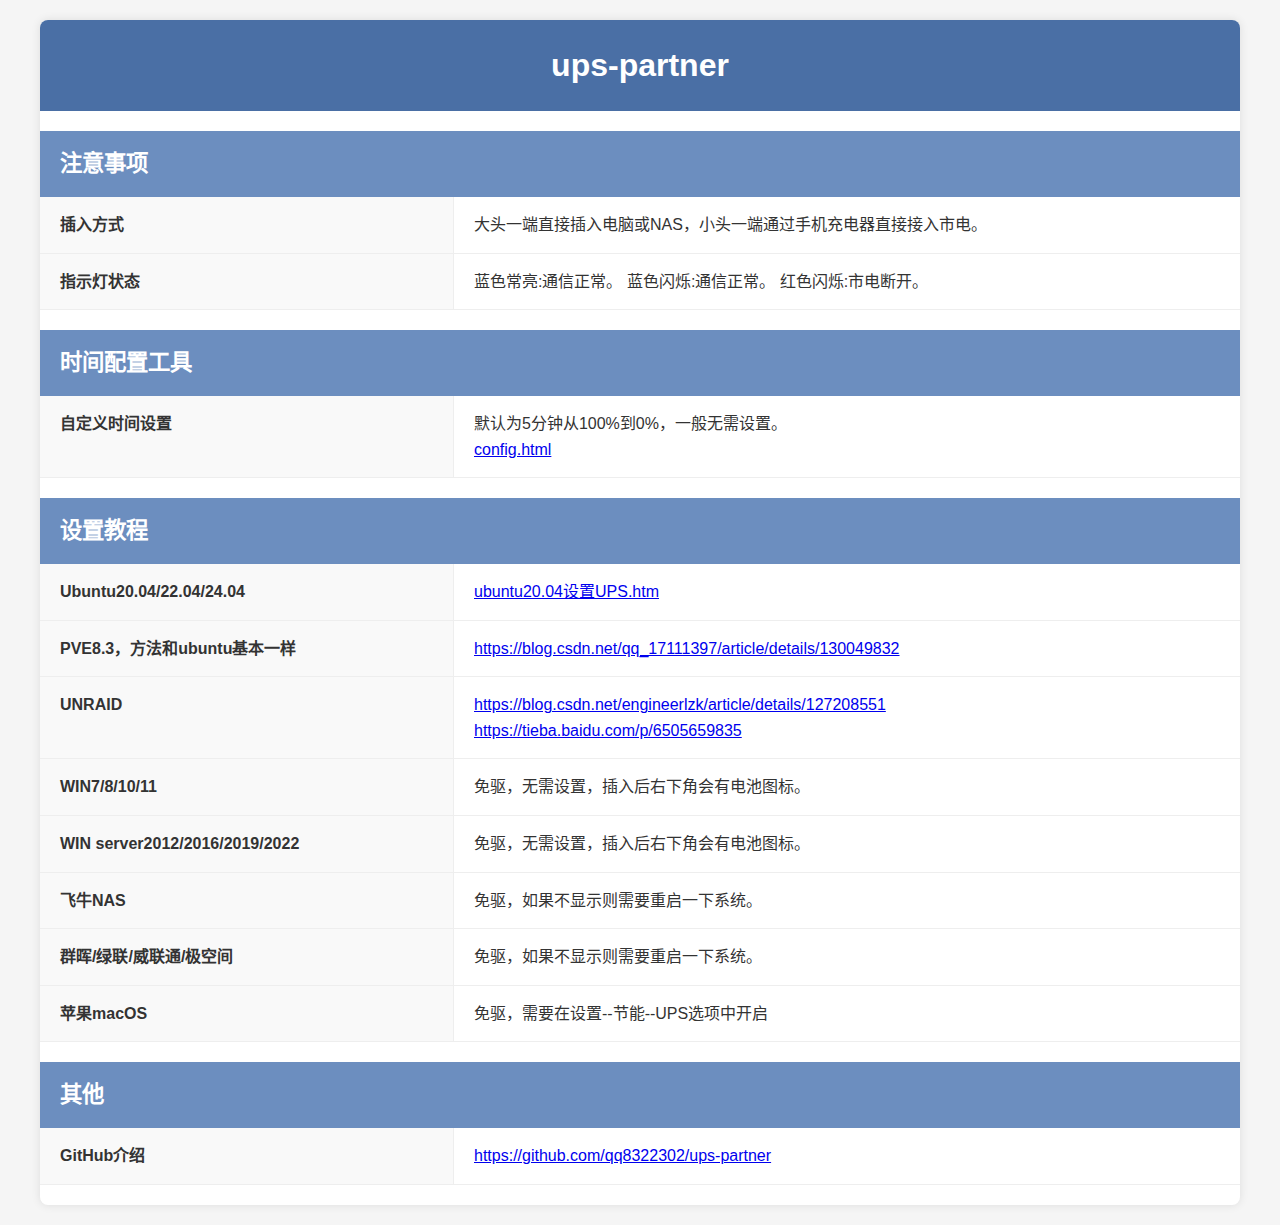
<file: ups-partner/ups-partner.html>
<!DOCTYPE html>
<html lang="zh-CN">
<head>
    <meta charset="UTF-8">
    <meta name="viewport" content="width=device-width, initial-scale=1.0">
    <title>ups-partner</title>
    <link rel="stylesheet" href="../styles.css" />
</head>
<body>
    <div class="container">
        <div class="header">
            <h1>ups-partner</h1>
        </div>
        <div class="category">
            <div class="category-title">注意事项</div>
            <div class="content-row">
                <div class="name-column">插入方式</div>
                <div class="description-column">大头一端直接插入电脑或NAS，小头一端通过手机充电器直接接入市电。</div>
            </div>
            <div class="content-row">
                <div class="name-column">指示灯状态</div>
                <div class="description-column">蓝色常亮:通信正常。 蓝色闪烁:通信正常。 红色闪烁:市电断开。</div>
            </div>
        </div>
        <div class="category">
            <div class="category-title">时间配置工具</div>
            <div class="content-row">
                <div class="name-column">自定义时间设置</div>
                <div class="description-column">
                    <p>默认为5分钟从100%到0%，一般无需设置。</p>
                    <p><a target="_blank" href="config.html">config.html</a></p>
                </div>
            </div>
        </div>

        <div class="category">
            <div class="category-title">设置教程</div>
            
            <div class="content-row">
                <div class="name-column">Ubuntu20.04/22.04/24.04</div>
                <div class="description-column"><a target="_blank" href="ubuntu20.04设置UPS.htm">ubuntu20.04设置UPS.htm</a></div>
            </div>
            
            <div class="content-row">
                <div class="name-column">PVE8.3，方法和ubuntu基本一样</div>
                <div class="description-column"><a target="_blank" href="https://blog.csdn.net/qq_17111397/article/details/130049832">https://blog.csdn.net/qq_17111397/article/details/130049832</a></div>
            </div>
            
            <div class="content-row">
                <div class="name-column">UNRAID</div>
                <div class="description-column">
                    <p><a target="_blank" href="https://blog.csdn.net/engineerlzk/article/details/127208551">https://blog.csdn.net/engineerlzk/article/details/127208551</a></p>
                    <p><a target="_blank" href="https://tieba.baidu.com/p/6505659835">https://tieba.baidu.com/p/6505659835</a></p>
                </div>
            </div>
            
            <div class="content-row">
                <div class="name-column">WIN7/8/10/11</div>
                <div class="description-column">免驱，无需设置，插入后右下角会有电池图标。</div>
            </div>
            <div class="content-row">
                <div class="name-column">WIN server2012/2016/2019/2022</div>
                <div class="description-column">免驱，无需设置，插入后右下角会有电池图标。</div>
            </div>
            <div class="content-row">
                <div class="name-column">飞牛NAS</div>
                <div class="description-column">免驱，如果不显示则需要重启一下系统。</div>
            </div>
            
            <div class="content-row">
                <div class="name-column">群晖/绿联/威联通/极空间</div>
                <div class="description-column">免驱，如果不显示则需要重启一下系统。</div>
            </div>
            
            <div class="content-row">
                <div class="name-column">苹果macOS</div>
                <div class="description-column">免驱，需要在设置--节能--UPS选项中开启</div>
            </div>
            
            
        </div>

        <div class="category">
            <div class="category-title">其他</div>
            
            <div class="content-row">
                <div class="name-column">GitHub介绍</div>
                <div class="description-column"><a target="_blank" href="https://github.com/qq8322302/ups-partner">https://github.com/qq8322302/ups-partner</a></div>
            </div>
            
        </div>
        
    </div>
</body>
</html>
</file>
<file: styles.css>
* {
	margin: 0;
	padding: 0;
	box-sizing: border-box;
}

body {
	font-family: Arial, sans-serif;
	line-height: 1.6;
	color: #333;
	background-color: #f5f5f5;
	padding: 20px;
}

.container {
	max-width: 1200px;
	margin: 0 auto;
	background-color: white;
	border-radius: 8px;
	box-shadow: 0 0 10px rgba(0,0,0,0.1);
	overflow: hidden;
}

.header {
	background-color: #4a6fa5;
	color: white;
	padding: 20px;
	text-align: center;
}

.category {
	margin: 20px 0;
	border-bottom: 1px solid #eee;
}

.category-title {
	background-color: #6c8ebf;
	color: white;
	padding: 15px 20px;
	font-size: 1.4em;
	font-weight: bold;
}

.content-row {
	display: flex;
	border-bottom: 1px solid #eee;
}

.content-row:last-child {
	border-bottom: none;
}

.name-column {
	flex: 1;
	background-color: #f9f9f9;
	padding: 15px 20px;
	font-weight: bold;
	border-right: 1px solid #eee;
}

.description-column {
	flex: 2;
	padding: 15px 20px;
	background-color: #fff;
}

/* 响应式设计 - 手机端 */
@media screen and (max-width: 768px) {
	body {
		padding: 10px;
	}

	.content-row {
		flex-direction: column;
	}

	.name-column {
		border-right: none;
		border-bottom: 1px solid #eee;
	}
}
</file>
